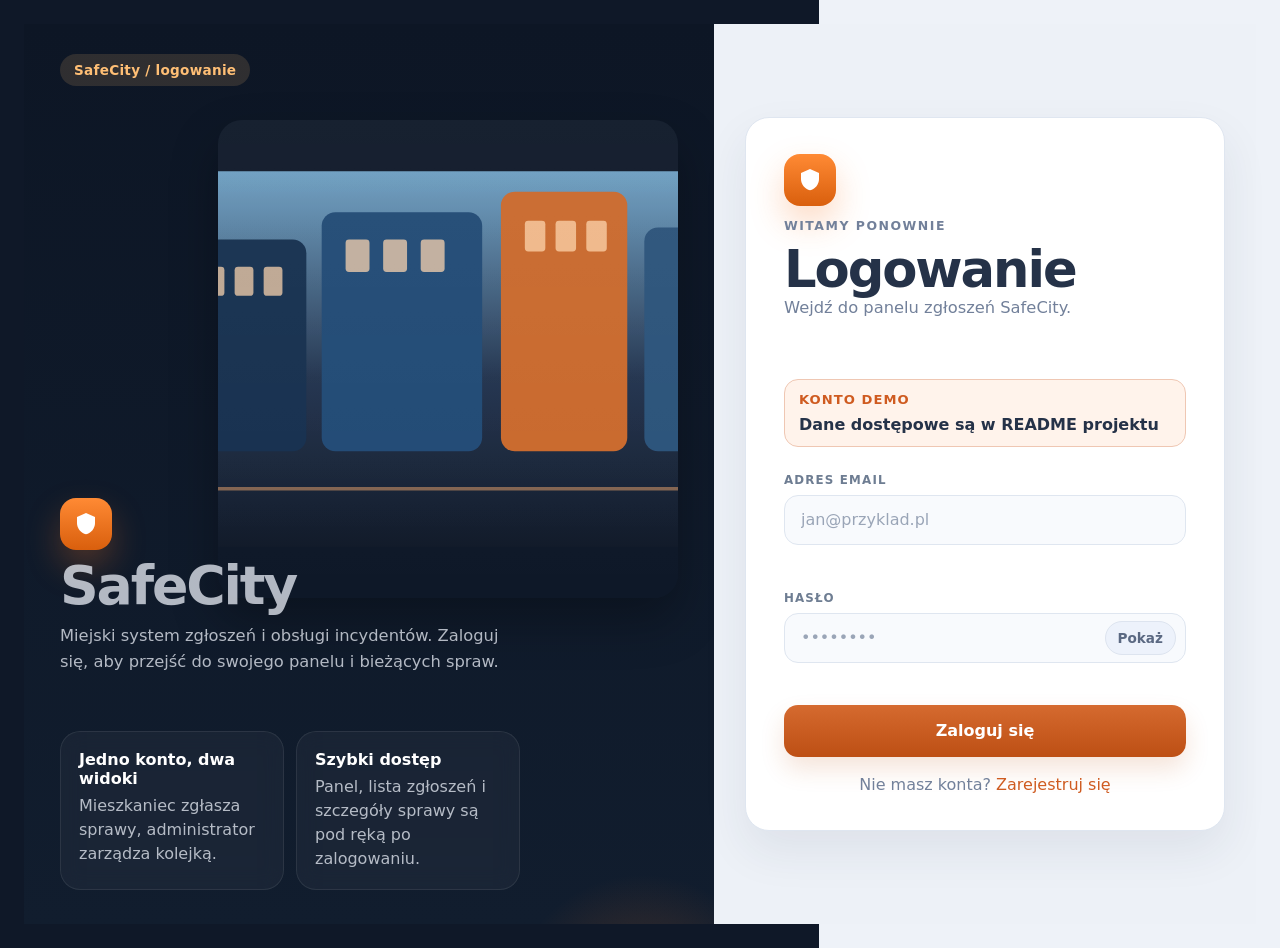
<file: public/views/login.html>
<!DOCTYPE html>
<html lang="pl">
<head>
  <meta charset="UTF-8">
  <meta name="viewport" content="width=device-width, initial-scale=1.0">
  <!-- BINGO B2: token CSRF dla formularza logowania, wysylany przez JS w naglowku. -->
  <meta name="csrf-token" content="<?= htmlspecialchars($_SESSION['csrf_token'] ?? '') ?>">
  <title>Logowanie — SafeCity</title>
  <link rel="stylesheet" href="/public/css/main.css">
</head>
<body class="auth-page">
  <div class="auth-shell">
    <section class="auth-showcase">
      <div class="auth-showcase__badge">SafeCity / logowanie</div>
      <div class="auth-logo auth-logo--hero">
        <div class="logo-mark">
          <svg viewBox="0 0 24 24" xmlns="http://www.w3.org/2000/svg">
            <path d="M12 1L3 5v6c0 5.25 3.75 10.15 9 11.35C17.25 21.15 21 16.25 21 11V5l-9-4z"/>
          </svg>
        </div>
        <h1>SafeCity</h1>
        <p>Miejski system zgłoszeń i obsługi incydentów. Zaloguj się, aby przejść do swojego panelu i bieżących spraw.</p>
      </div>
      <div class="auth-highlights">
        <div class="auth-highlight">
          <strong>Jedno konto, dwa widoki</strong>
          <span>Mieszkaniec zgłasza sprawy, administrator zarządza kolejką.</span>
        </div>
        <div class="auth-highlight">
          <strong>Szybki dostęp</strong>
          <span>Panel, lista zgłoszeń i szczegóły sprawy są pod ręką po zalogowaniu.</span>
        </div>
      </div>
    </section>

    <section class="auth-panel">
      <div class="auth-card">
        <div class="auth-card__top">
          <div class="auth-logo">
            <div class="logo-mark">
              <svg viewBox="0 0 24 24" xmlns="http://www.w3.org/2000/svg">
                <path d="M12 1L3 5v6c0 5.25 3.75 10.15 9 11.35C17.25 21.15 21 16.25 21 11V5l-9-4z"/>
              </svg>
            </div>
            <div>
              <p class="section-label">Witamy ponownie</p>
              <h1>Logowanie</h1>
              <p>Wejdź do panelu zgłoszeń SafeCity.</p>
            </div>
          </div>
          <div class="auth-note">
            <span>Konto demo</span>
            <!-- BINGO B5: widok nie renderuje hasla uzytkownika ani hasha. -->
            <strong>Dane dostępowe są w README projektu</strong>
          </div>
        </div>

        <div class="alert alert--success hidden" id="success-msg"></div>
        <div class="alert alert--error hidden" id="general-error"></div>

        <form id="login-form" novalidate>
          <!-- BINGO D2: pola logowania maja limity dlugosci tak jak walidacja serwerowa. -->
          <div class="form-group">
            <label for="email">Adres email</label>
            <input type="email" id="email" name="email" autocomplete="email" maxlength="255"
                   placeholder="jan@przyklad.pl" required>
            <span class="field-error" id="email-error"></span>
          </div>

          <div class="form-group">
            <label for="password">Hasło</label>
            <div class="input-with-action">
              <input type="password" id="password" name="password" maxlength="72"
                     autocomplete="current-password" placeholder="••••••••" required>
              <button type="button" class="input-action" data-toggle-password="password" aria-label="Pokaż hasło">Pokaż</button>
            </div>
            <span class="field-error" id="password-error"></span>
          </div>

          <button type="submit" class="btn btn--primary btn--full" id="submit-btn">
            Zaloguj się
          </button>
        </form>

        <p class="auth-footer">
          Nie masz konta? <a href="/register">Zarejestruj się</a>
        </p>
      </div>
    </section>
  </div>
  <script src="/public/js/auth.js"></script>
</body>
</html>
</file>
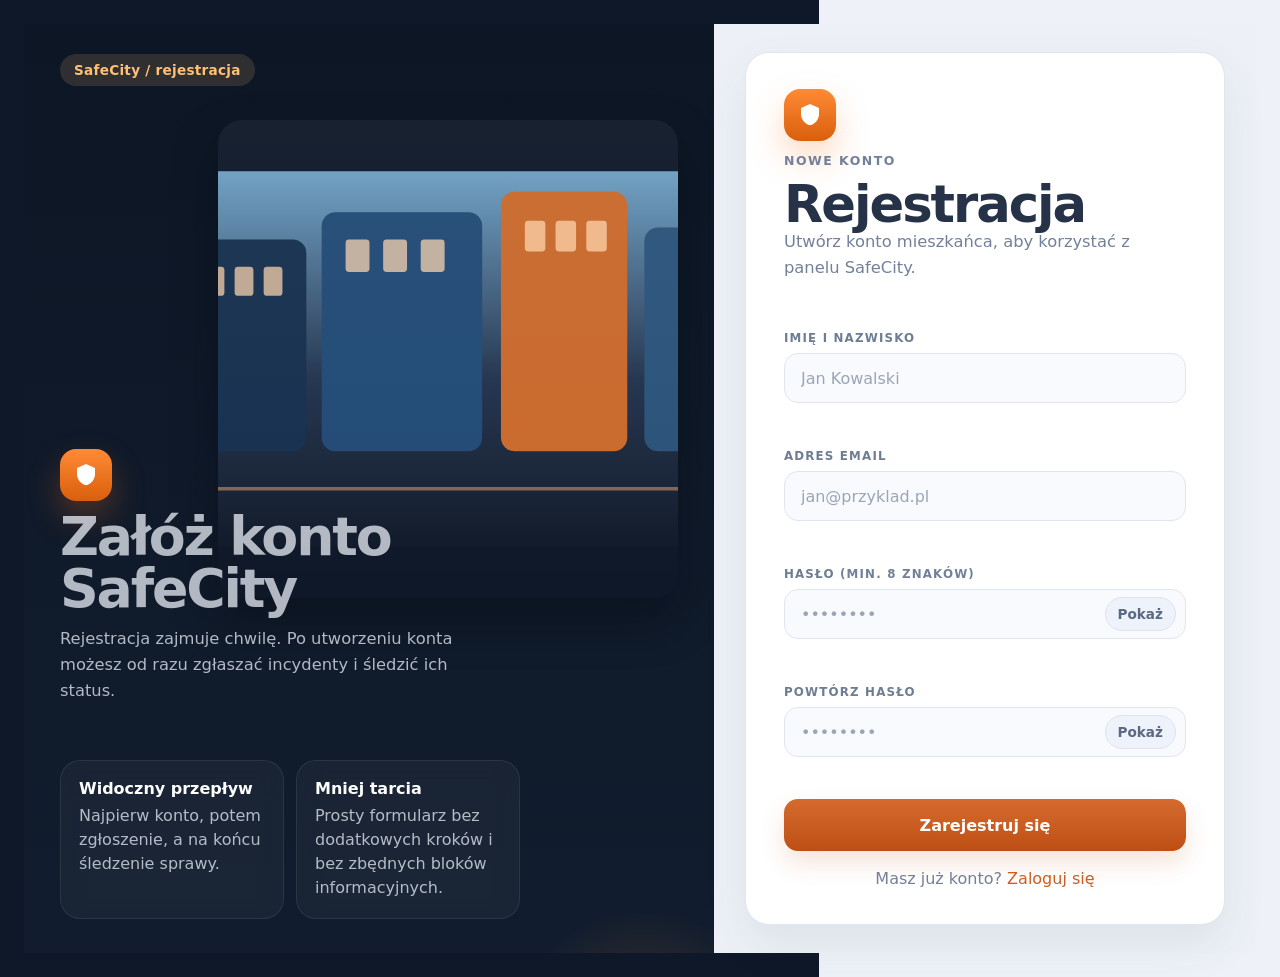
<file: public/views/register.html>
<!DOCTYPE html>
<html lang="pl">
<head>
  <meta charset="UTF-8">
  <meta name="viewport" content="width=device-width, initial-scale=1.0">
  <!-- BINGO C2: token CSRF dla formularza rejestracji, wysylany przez JS w naglowku. -->
  <meta name="csrf-token" content="<?= htmlspecialchars($_SESSION['csrf_token'] ?? '') ?>">
  <title>Rejestracja — SafeCity</title>
  <link rel="stylesheet" href="/public/css/main.css">
</head>
<body class="auth-page">
  <div class="auth-shell">
    <section class="auth-showcase">
      <div class="auth-showcase__badge">SafeCity / rejestracja</div>
      <div class="auth-logo auth-logo--hero">
        <div class="logo-mark">
          <svg viewBox="0 0 24 24" xmlns="http://www.w3.org/2000/svg">
            <path d="M12 1L3 5v6c0 5.25 3.75 10.15 9 11.35C17.25 21.15 21 16.25 21 11V5l-9-4z"/>
          </svg>
        </div>
        <h1>Załóż konto SafeCity</h1>
        <p>Rejestracja zajmuje chwilę. Po utworzeniu konta możesz od razu zgłaszać incydenty i śledzić ich status.</p>
      </div>
      <div class="auth-highlights">
        <div class="auth-highlight">
          <strong>Widoczny przepływ</strong>
          <span>Najpierw konto, potem zgłoszenie, a na końcu śledzenie sprawy.</span>
        </div>
        <div class="auth-highlight">
          <strong>Mniej tarcia</strong>
          <span>Prosty formularz bez dodatkowych kroków i bez zbędnych bloków informacyjnych.</span>
        </div>
      </div>
    </section>

    <section class="auth-panel">
      <div class="auth-card">
        <div class="auth-card__top">
          <div class="auth-logo">
            <div class="logo-mark">
              <svg viewBox="0 0 24 24" xmlns="http://www.w3.org/2000/svg">
                <path d="M12 1L3 5v6c0 5.25 3.75 10.15 9 11.35C17.25 21.15 21 16.25 21 11V5l-9-4z"/>
              </svg>
            </div>
            <div>
              <p class="section-label">Nowe konto</p>
              <h1>Rejestracja</h1>
              <p>Utwórz konto mieszkańca, aby korzystać z panelu SafeCity.</p>
            </div>
          </div>
        </div>

        <div class="alert alert--error hidden" id="general-error"></div>

        <form id="register-form" novalidate>
          <!-- BINGO D2/B4: limity dlugosci i minimalna dlugosc hasla sa sprawdzane tez na serwerze. -->
          <div class="form-group">
            <label for="full_name">Imię i nazwisko</label>
            <input type="text" id="full_name" name="full_name" maxlength="100"
                   autocomplete="name" placeholder="Jan Kowalski" required>
            <span class="field-error" id="full_name-error"></span>
          </div>

          <div class="form-group">
            <label for="email">Adres email</label>
            <input type="email" id="email" name="email" maxlength="255"
                   autocomplete="email" placeholder="jan@przyklad.pl" required>
            <span class="field-error" id="email-error"></span>
          </div>

          <div class="form-group">
            <label for="password">Hasło <span class="label-hint">(min. 8 znaków)</span></label>
            <div class="input-with-action">
              <input type="password" id="password" name="password" maxlength="72"
                     autocomplete="new-password" placeholder="••••••••" required>
              <button type="button" class="input-action" data-toggle-password="password" aria-label="Pokaż hasło">Pokaż</button>
            </div>
            <span class="field-error" id="password-error"></span>
          </div>

          <div class="form-group">
            <label for="password_confirm">Powtórz hasło</label>
            <div class="input-with-action">
              <input type="password" id="password_confirm" name="password_confirm" maxlength="72"
                     autocomplete="new-password" placeholder="••••••••" required>
              <button type="button" class="input-action" data-toggle-password="password_confirm" aria-label="Pokaż hasło">Pokaż</button>
            </div>
            <span class="field-error" id="password_confirm-error"></span>
          </div>

          <button type="submit" class="btn btn--primary btn--full" id="submit-btn">
            Zarejestruj się
          </button>
        </form>

        <p class="auth-footer">
          Masz już konto? <a href="/login">Zaloguj się</a>
        </p>
      </div>
    </section>
  </div>
  <script src="/public/js/auth.js"></script>
</body>
</html>
</file>
<file: public/css/main.css>
/* SafeCity public shell styles */

:root {
  --bg: #f4f7fb;
  --bg-accent: #e9eef8;
  --surface: #ffffff;
  --surface-soft: rgba(255, 255, 255, 0.72);
  --border: #d8e0ee;
  --text: #172033;
  --muted: #5d6b82;
  --primary: #1746a2;
  --primary-dark: #12347a;
  --primary-soft: rgba(23, 70, 162, 0.12);
  --success: #177245;
  --success-soft: rgba(23, 114, 69, 0.12);
  --error: #b42318;
  --error-soft: rgba(180, 35, 24, 0.1);
  --shadow: 0 24px 60px rgba(19, 34, 68, 0.12);
  --radius-xl: 28px;
  --radius-lg: 20px;
  --radius-md: 14px;
  --radius-sm: 10px;
}

*,
*::before,
*::after {
  box-sizing: border-box;
}

html,
body {
  margin: 0;
  min-height: 100%;
}

body {
  font-family: Inter, ui-sans-serif, system-ui, -apple-system, BlinkMacSystemFont, "Segoe UI", sans-serif;
  color: var(--text);
  background:
    radial-gradient(circle at top left, rgba(23, 70, 162, 0.14), transparent 34%),
    radial-gradient(circle at bottom right, rgba(23, 114, 69, 0.08), transparent 28%),
    linear-gradient(180deg, var(--bg), #edf2f9 100%);
}

a {
  color: var(--primary);
  text-decoration: none;
}

a:hover {
  color: var(--primary-dark);
  text-decoration: underline;
}

.hidden {
  display: none !important;
}

.auth-page {
  padding: 24px;
}

.auth-shell {
  min-height: calc(100vh - 48px);
  display: grid;
  grid-template-columns: minmax(0, 1.05fr) minmax(360px, 0.95fr);
  gap: 24px;
  align-items: stretch;
}

.auth-showcase,
.auth-panel {
  border: 1px solid rgba(216, 224, 238, 0.9);
  border-radius: var(--radius-xl);
  box-shadow: var(--shadow);
}

.auth-showcase {
  padding: clamp(28px, 4vw, 48px);
  background:
    linear-gradient(180deg, rgba(255, 255, 255, 0.84), rgba(248, 250, 254, 0.9)),
    linear-gradient(135deg, rgba(23, 70, 162, 0.08), rgba(23, 114, 69, 0.04));
  display: flex;
  flex-direction: column;
  justify-content: space-between;
  gap: 32px;
}

.auth-showcase__badge {
  display: inline-flex;
  width: fit-content;
  padding: 8px 14px;
  border-radius: 999px;
  background: var(--primary-soft);
  color: var(--primary-dark);
  font-size: 0.85rem;
  font-weight: 700;
  letter-spacing: 0.02em;
}

.auth-panel {
  display: flex;
  align-items: center;
  justify-content: center;
  padding: 24px;
  background: rgba(255, 255, 255, 0.72);
  backdrop-filter: blur(16px);
}

.auth-card {
  width: 100%;
  max-width: 460px;
  padding: clamp(24px, 3vw, 36px);
  border-radius: calc(var(--radius-xl) - 6px);
  background: var(--surface);
  border: 1px solid var(--border);
}

.auth-logo {
  display: grid;
  gap: 10px;
  justify-items: start;
  margin-bottom: 24px;
}

.auth-logo--hero {
  margin-top: auto;
  max-width: 640px;
}

.auth-logo h1 {
  margin: 0;
  font-size: clamp(2rem, 4vw, 3.6rem);
  line-height: 0.98;
  letter-spacing: -0.04em;
}

.auth-logo p {
  margin: 0;
  max-width: 58ch;
  color: var(--muted);
  font-size: 1.02rem;
  line-height: 1.6;
}

.logo-mark {
  width: 52px;
  height: 52px;
  display: grid;
  place-items: center;
  border-radius: 16px;
  background: linear-gradient(180deg, var(--primary), var(--primary-dark));
  color: #fff;
  box-shadow: 0 14px 30px rgba(23, 70, 162, 0.28);
}

.logo-mark svg {
  width: 24px;
  height: 24px;
  fill: currentColor;
}

.auth-metrics,
.auth-highlights,
.auth-steps {
  display: grid;
  gap: 14px;
}

.auth-metrics {
  grid-template-columns: repeat(3, minmax(0, 1fr));
}

.auth-metric,
.auth-highlight,
.auth-step {
  border-radius: var(--radius-lg);
  border: 1px solid rgba(216, 224, 238, 0.9);
  background: var(--surface-soft);
  backdrop-filter: blur(10px);
}

.auth-metric {
  padding: 18px;
}

.auth-metric strong,
.auth-highlight strong {
  display: block;
  margin-bottom: 6px;
  font-size: 1rem;
}

.auth-metric span,
.auth-highlight span,
.auth-step p {
  color: var(--muted);
  line-height: 1.5;
}

.auth-highlights {
  grid-template-columns: repeat(2, minmax(0, 1fr));
}

.auth-highlight {
  padding: 18px;
}

.auth-steps {
  grid-template-columns: repeat(3, minmax(0, 1fr));
}

.auth-step {
  padding: 18px;
}

.auth-step span {
  display: inline-grid;
  place-items: center;
  width: 34px;
  height: 34px;
  border-radius: 999px;
  margin-bottom: 12px;
  background: var(--primary-soft);
  color: var(--primary-dark);
  font-weight: 800;
}

.auth-step p {
  margin: 0;
}

.alert {
  margin: 0 0 18px;
  padding: 12px 14px;
  border-radius: var(--radius-md);
  border: 1px solid transparent;
  font-size: 0.95rem;
  line-height: 1.5;
}

.alert--success {
  background: var(--success-soft);
  border-color: rgba(23, 114, 69, 0.2);
  color: var(--success);
}

.alert--error {
  background: var(--error-soft);
  border-color: rgba(180, 35, 24, 0.2);
  color: var(--error);
}

.form-group {
  margin-bottom: 18px;
}

.form-group label {
  display: inline-block;
  margin-bottom: 8px;
  font-weight: 700;
  font-size: 0.95rem;
}

.label-hint {
  color: var(--muted);
  font-weight: 600;
}

.form-group input {
  width: 100%;
  min-height: 52px;
  padding: 14px 16px;
  border-radius: var(--radius-md);
  border: 1px solid var(--border);
  background: #fbfcfe;
  color: var(--text);
  font: inherit;
  outline: none;
  transition: border-color 160ms ease, box-shadow 160ms ease, background-color 160ms ease;
}

.form-group input::placeholder {
  color: #8793a8;
}

.form-group input:focus {
  border-color: rgba(23, 70, 162, 0.5);
  box-shadow: 0 0 0 4px rgba(23, 70, 162, 0.12);
  background: #fff;
}

.form-group input.is-invalid {
  border-color: rgba(180, 35, 24, 0.6);
  box-shadow: 0 0 0 4px rgba(180, 35, 24, 0.08);
}

.input-with-action {
  position: relative;
}

.input-with-action input {
  padding-right: 92px;
}

.input-action {
  position: absolute;
  top: 50%;
  right: 10px;
  transform: translateY(-50%);
  border: 0;
  border-radius: 999px;
  padding: 8px 12px;
  background: var(--primary-soft);
  color: var(--primary-dark);
  font: inherit;
  font-size: 0.85rem;
  font-weight: 700;
  cursor: pointer;
}

.input-action:hover {
  background: rgba(23, 70, 162, 0.18);
}

.field-error {
  display: block;
  min-height: 18px;
  margin-top: 6px;
  color: var(--error);
  font-size: 0.85rem;
}

.btn {
  display: inline-flex;
  align-items: center;
  justify-content: center;
  gap: 8px;
  min-height: 52px;
  padding: 0 20px;
  border: 0;
  border-radius: 14px;
  font: inherit;
  font-weight: 800;
  cursor: pointer;
  transition: transform 160ms ease, box-shadow 160ms ease, background-color 160ms ease;
}

.btn:disabled {
  opacity: 0.7;
  cursor: wait;
}

.btn--primary {
  background: linear-gradient(180deg, var(--primary), var(--primary-dark));
  color: #fff;
  box-shadow: 0 14px 28px rgba(23, 70, 162, 0.22);
}

.btn--primary:hover:not(:disabled) {
  transform: translateY(-1px);
}

.btn--full {
  width: 100%;
}

.auth-note {
  margin-top: 18px;
  padding: 14px 16px;
  border-radius: var(--radius-md);
  background: #f5f8fd;
  border: 1px solid var(--border);
  color: var(--muted);
  display: flex;
  flex-wrap: wrap;
  gap: 8px 10px;
  align-items: center;
  justify-content: space-between;
}

.auth-note span {
  font-size: 0.82rem;
  font-weight: 800;
  text-transform: uppercase;
  letter-spacing: 0.08em;
  color: var(--primary-dark);
}

.auth-footer {
  margin: 18px 0 0;
  color: var(--muted);
  text-align: center;
}

body.app-page {
  color: var(--text);
  background:
    radial-gradient(circle at top left, rgba(23, 70, 162, 0.12), transparent 28%),
    radial-gradient(circle at bottom right, rgba(23, 114, 69, 0.08), transparent 24%),
    linear-gradient(180deg, #f7f9fc 0%, #edf3fa 100%);
}

body.app-page .app-shell {
  min-height: 100vh;
  display: flex;
  flex-direction: column;
}

body.app-page .app-header {
  position: sticky;
  top: 0;
  z-index: 10;
  display: grid;
  grid-template-columns: auto 1fr auto;
  gap: 20px;
  align-items: center;
  padding: 18px clamp(18px, 3vw, 32px);
  border-bottom: 1px solid rgba(216, 224, 238, 0.9);
  background: rgba(247, 250, 255, 0.86);
  backdrop-filter: blur(18px);
}

body.app-page .app-brand {
  display: flex;
  align-items: center;
  gap: 14px;
  min-width: 0;
}

body.app-page .app-brand__mark {
  width: 46px;
  height: 46px;
  border-radius: 16px;
  display: grid;
  place-items: center;
  background: linear-gradient(180deg, var(--primary), var(--primary-dark));
  color: #fff;
  font-weight: 900;
  box-shadow: 0 14px 30px rgba(23, 70, 162, 0.24);
}

body.app-page .app-brand strong,
body.app-page .app-user strong {
  display: block;
  font-size: 0.98rem;
}

body.app-page .app-brand span,
body.app-page .app-user span {
  display: block;
  color: var(--muted);
  font-size: 0.86rem;
}

body.app-page .app-nav {
  display: flex;
  justify-content: center;
  gap: 10px;
  flex-wrap: wrap;
}

body.app-page .app-nav a,
body.app-page .app-link {
  color: var(--text);
  text-decoration: none;
}

body.app-page .app-nav a {
  padding: 10px 14px;
  border-radius: 999px;
  color: var(--muted);
  font-weight: 700;
  transition: background-color 160ms ease, color 160ms ease;
}

body.app-page .app-nav a:hover,
body.app-page .app-nav a[aria-current="page"] {
  background: var(--primary-soft);
  color: var(--primary-dark);
}

body.app-page .app-user {
  display: flex;
  align-items: center;
  justify-content: flex-end;
  gap: 14px;
}

body.app-page .logout-form {
  margin: 0;
}

body.app-page .app-main {
  width: min(1240px, calc(100vw - 32px));
  margin: 0 auto;
  padding: 24px 0 40px;
  display: grid;
  gap: 20px;
}

body.app-page .page-hero,
body.app-page .app-panel {
  border: 1px solid rgba(216, 224, 238, 0.92);
  border-radius: var(--radius-xl);
  background: rgba(255, 255, 255, 0.88);
  box-shadow: var(--shadow);
}

body.app-page .page-hero {
  padding: clamp(22px, 4vw, 34px);
  display: flex;
  align-items: end;
  justify-content: space-between;
  gap: 20px;
}

body.app-page .page-hero h1 {
  margin: 4px 0 8px;
  font-size: clamp(1.8rem, 3vw, 2.6rem);
  line-height: 1;
  letter-spacing: -0.04em;
}

body.app-page .page-hero p,
body.app-page .section-head p,
body.app-page .empty-state p,
body.app-page .muted,
body.app-page .timeline__head span {
  color: var(--muted);
}

body.app-page .page-hero p {
  margin: 0;
  max-width: 62ch;
}

body.app-page .page-hero__actions {
  display: flex;
  gap: 12px;
  flex-wrap: wrap;
}

body.app-page .eyebrow {
  margin: 0;
  color: var(--primary-dark);
  font-size: 0.84rem;
  font-weight: 800;
  letter-spacing: 0.08em;
  text-transform: uppercase;
}

body.app-page .app-grid {
  display: grid;
  gap: 20px;
}

body.app-page .app-grid--stats {
  grid-template-columns: repeat(5, minmax(0, 1fr));
}

body.app-page .app-grid--two {
  grid-template-columns: repeat(2, minmax(0, 1fr));
}

body.app-page .app-panel {
  padding: clamp(20px, 3vw, 28px);
}

body.app-page .app-panel--form {
  max-width: 860px;
}

body.app-page .section-head {
  display: flex;
  justify-content: space-between;
  align-items: end;
  gap: 16px;
  margin-bottom: 18px;
}

body.app-page .section-head h2,
body.app-page .detail-copy h3 {
  margin: 0;
  font-size: 1.15rem;
}

body.app-page .stat-card {
  padding: 18px;
  border-radius: var(--radius-lg);
  background: linear-gradient(180deg, rgba(23, 70, 162, 0.06), rgba(23, 70, 162, 0.02));
  border: 1px solid rgba(23, 70, 162, 0.12);
}

body.app-page .stat-card span {
  display: block;
  color: var(--muted);
  font-size: 0.88rem;
}

body.app-page .stat-card strong {
  display: block;
  margin-top: 10px;
  font-size: clamp(1.6rem, 3vw, 2.4rem);
  letter-spacing: -0.04em;
}

body.app-page .stack-list {
  display: grid;
  gap: 12px;
}

body.app-page .stack-item {
  display: grid;
  gap: 8px;
  padding: 16px 18px;
  border-radius: var(--radius-lg);
  border: 1px solid var(--border);
  background: #fff;
  color: var(--text);
  text-decoration: none;
}

body.app-page .stack-item:hover {
  border-color: rgba(23, 70, 162, 0.22);
  box-shadow: 0 12px 24px rgba(19, 34, 68, 0.08);
}

body.app-page .stack-item__title,
body.app-page .timeline__head {
  display: flex;
  justify-content: space-between;
  gap: 12px;
  align-items: center;
}

body.app-page .stack-item__meta {
  display: flex;
  gap: 10px;
  flex-wrap: wrap;
  font-size: 0.92rem;
  color: var(--muted);
}

body.app-page .app-toolbar,
body.app-page .app-form {
  display: grid;
  gap: 16px;
}

body.app-page .app-toolbar {
  grid-template-columns: repeat(4, minmax(0, 1fr));
  align-items: end;
}

body.app-page .field {
  display: grid;
  gap: 8px;
}

body.app-page .field span {
  font-weight: 700;
}

body.app-page .field input,
body.app-page .field select,
body.app-page .field textarea {
  width: 100%;
  min-height: 52px;
  padding: 14px 16px;
  border-radius: var(--radius-md);
  border: 1px solid var(--border);
  background: #fbfcfe;
  color: var(--text);
  font: inherit;
  outline: none;
  transition: border-color 160ms ease, box-shadow 160ms ease, background-color 160ms ease;
}

body.app-page .field textarea {
  min-height: 140px;
  resize: vertical;
}

body.app-page .field input:focus,
body.app-page .field select:focus,
body.app-page .field textarea:focus {
  border-color: rgba(23, 70, 162, 0.5);
  box-shadow: 0 0 0 4px rgba(23, 70, 162, 0.12);
  background: #fff;
}

body.app-page .field input.is-invalid,
body.app-page .field select.is-invalid,
body.app-page .field textarea.is-invalid {
  border-color: rgba(180, 35, 24, 0.6);
  box-shadow: 0 0 0 4px rgba(180, 35, 24, 0.08);
}

body.app-page .field--grow {
  grid-column: span 2;
}

body.app-page .field--actions {
  display: flex;
  gap: 10px;
  flex-wrap: wrap;
}

body.app-page .form-actions {
  display: flex;
  gap: 12px;
  flex-wrap: wrap;
  align-items: center;
}

body.app-page .btn {
  border: 0;
  min-height: 46px;
  padding: 0 16px;
  border-radius: 14px;
  font: inherit;
  font-weight: 800;
  text-decoration: none;
}

body.app-page .btn--primary {
  background: linear-gradient(180deg, var(--primary), var(--primary-dark));
  color: #fff;
  box-shadow: 0 14px 28px rgba(23, 70, 162, 0.22);
}

body.app-page .btn--secondary {
  background: var(--surface);
  color: var(--text);
  border: 1px solid var(--border);
}

body.app-page .btn:disabled {
  opacity: 0.7;
  cursor: wait;
}

body.app-page .table-wrap {
  overflow-x: auto;
}

body.app-page .app-table {
  width: 100%;
  min-width: 760px;
  border-collapse: collapse;
}

body.app-page .app-table th,
body.app-page .app-table td {
  padding: 14px 12px;
  border-bottom: 1px solid var(--border);
  text-align: left;
  vertical-align: top;
}

body.app-page .app-table th {
  color: var(--muted);
  font-size: 0.88rem;
  font-weight: 700;
}

body.app-page .table-link {
  color: var(--text);
  font-weight: 800;
  text-decoration: none;
}

body.app-page .badge {
  display: inline-flex;
  align-items: center;
  gap: 6px;
  border-radius: 999px;
  padding: 0.3rem 0.75rem;
  font-size: 0.84rem;
  font-weight: 800;
  border: 1px solid transparent;
  background: var(--surface-alt);
  color: var(--text);
}

body.app-page .badge--new {
  background: #dbeafe;
  color: #1d4ed8;
}

body.app-page .badge--in_progress {
  background: #fef3c7;
  color: #92400e;
}

body.app-page .badge--resolved {
  background: #dcfce7;
  color: #166534;
}

body.app-page .badge--rejected {
  background: #fee2e2;
  color: #991b1b;
}

body.app-page .detail-list {
  display: grid;
  grid-template-columns: repeat(2, minmax(0, 1fr));
  gap: 14px;
  margin: 0;
}

body.app-page .detail-row {
  padding: 14px 16px;
  border-radius: var(--radius-lg);
  border: 1px solid var(--border);
  background: #fff;
}

body.app-page .detail-row dt {
  margin: 0 0 4px;
  color: var(--muted);
  font-size: 0.84rem;
  font-weight: 700;
}

body.app-page .detail-row dd {
  margin: 0;
  font-weight: 700;
}

body.app-page .detail-copy {
  margin-top: 18px;
}

body.app-page .detail-copy p {
  margin-bottom: 0;
  white-space: pre-wrap;
}

body.app-page .timeline {
  list-style: none;
  padding: 0;
  margin: 0;
  display: grid;
  gap: 12px;
}

body.app-page .timeline li {
  padding: 14px 16px;
  border-radius: var(--radius-lg);
  border: 1px solid var(--border);
  background: #fff;
}

body.app-page .timeline__head {
  margin-bottom: 8px;
}

body.app-page .timeline__note {
  margin-top: 10px;
  padding: 12px 14px;
  border-radius: 12px;
  background: #f7f9fc;
  border: 1px solid rgba(216, 224, 238, 0.9);
  white-space: pre-wrap;
}

body.app-page .metric-list {
  display: grid;
  gap: 10px;
}

body.app-page .metric-row {
  display: flex;
  align-items: center;
  justify-content: space-between;
  gap: 12px;
  padding: 14px 16px;
  border-radius: var(--radius-lg);
  border: 1px solid var(--border);
  background: #fff;
}

body.app-page .muted {
  color: var(--muted);
}

body.app-page .loading-state,
body.app-page .empty-state {
  padding: 34px 18px;
  text-align: center;
  color: var(--muted);
}

body.app-page .empty-state h2,
body.app-page .empty-state h3 {
  margin: 0 0 10px;
  color: var(--text);
}

body.app-page .loading-spinner {
  width: 30px;
  height: 30px;
  margin: 0 auto 12px;
  border-radius: 999px;
  border: 3px solid rgba(23, 70, 162, 0.18);
  border-top-color: var(--primary);
  animation: app-spin 0.8s linear infinite;
}

body.app-page .form-message {
  min-height: 20px;
  font-size: 0.94rem;
}

body.app-page .form-message--success {
  color: var(--success);
}

body.app-page .form-message--error {
  color: var(--error);
}

body.app-page .field-error {
  min-height: 18px;
  color: var(--error);
  font-size: 0.84rem;
}

@keyframes app-spin {
  to {
    transform: rotate(360deg);
  }
}

@media (max-width: 1080px) {
  .auth-shell {
    grid-template-columns: 1fr;
  }

  .auth-showcase {
    min-height: auto;
  }

  .auth-metrics,
  .auth-highlights,
  .auth-steps {
    grid-template-columns: 1fr;
  }
}

@media (max-width: 1120px) {
  body.app-page .app-header {
    grid-template-columns: 1fr;
    justify-items: stretch;
  }

  body.app-page .app-nav {
    justify-content: flex-start;
  }

  body.app-page .app-user {
    justify-content: space-between;
  }

  body.app-page .app-grid--stats,
  body.app-page .app-grid--two,
  body.app-page .app-toolbar,
  body.app-page .detail-list {
    grid-template-columns: 1fr 1fr;
  }

  body.app-page .field--grow {
    grid-column: span 2;
  }
}

@media (max-width: 740px) {
  body.app-page .app-main {
    width: min(100vw - 20px, 1240px);
    padding-top: 16px;
  }

  body.app-page .page-hero,
  body.app-page .app-panel {
    border-radius: 22px;
  }

  body.app-page .page-hero {
    flex-direction: column;
    align-items: stretch;
  }

  body.app-page .page-hero__actions,
  body.app-page .form-actions,
  body.app-page .field--actions {
    flex-direction: column;
    align-items: stretch;
  }

  body.app-page .app-grid--stats,
  body.app-page .app-grid--two,
  body.app-page .app-toolbar,
  body.app-page .detail-list {
    grid-template-columns: 1fr;
  }

  body.app-page .field--grow {
    grid-column: auto;
  }

  body.app-page .stack-item__title,
  body.app-page .timeline__head,
  body.app-page .metric-row,
  body.app-page .section-head {
    align-items: flex-start;
    flex-direction: column;
  }

  body.app-page .app-user {
    flex-direction: column;
    align-items: flex-start;
  }

  body.app-page .app-table {
    min-width: 640px;
  }
}

@media (max-width: 640px) {
  .auth-page {
    padding: 14px;
  }

  .auth-shell {
    min-height: auto;
    gap: 14px;
  }

  .auth-showcase,
  .auth-panel {
    border-radius: 22px;
  }

  .auth-panel {
    padding: 14px;
  }

  .auth-card {
    padding: 20px;
  }

  .auth-logo h1 {
    font-size: 1.9rem;
  }

  .auth-note {
    flex-direction: column;
    align-items: flex-start;
  }
}

body.auth-page {
  background:
    radial-gradient(circle at top left, rgba(247, 120, 35, 0.14), transparent 24%),
    radial-gradient(circle at bottom right, rgba(255, 186, 93, 0.1), transparent 28%),
    linear-gradient(180deg, #071320 0%, #0b1725 100%);
  color: #f3f7ff;
}

body.auth-page .auth-shell {
  min-height: 100vh;
}

body.auth-page .auth-showcase,
body.auth-page .auth-panel {
  border-color: rgba(255, 255, 255, 0.08);
  background: rgba(8, 17, 29, 0.78);
  box-shadow: 0 28px 60px rgba(0, 0, 0, 0.35);
}

body.auth-page .auth-showcase {
  position: relative;
  overflow: hidden;
}

body.auth-page .auth-showcase::after {
  content: "";
  position: absolute;
  inset: auto -10% -25% auto;
  width: 280px;
  height: 280px;
  border-radius: 50%;
  background: radial-gradient(circle, rgba(247, 120, 35, 0.24), transparent 68%);
  pointer-events: none;
}

body.auth-page .auth-showcase__badge {
  background: rgba(247, 120, 35, 0.16);
  color: #ffbe72;
}

body.auth-page .auth-logo h1,
body.auth-page .auth-logo p,
body.auth-page .auth-metric span,
body.auth-page .auth-highlight span,
body.auth-page .auth-step p,
body.auth-page .auth-footer,
body.auth-page .label-hint {
  color: rgba(243, 247, 255, 0.72);
}

body.auth-page .logo-mark {
  background: linear-gradient(180deg, #ff8a34, #d95f0d);
  box-shadow: 0 16px 34px rgba(247, 120, 35, 0.28);
}

body.auth-page .section-label {
  margin: 0 0 8px;
  color: #ffbe72;
  font-size: 0.78rem;
  font-weight: 800;
  text-transform: uppercase;
  letter-spacing: 0.12em;
}

body.auth-page .auth-metric,
body.auth-page .auth-highlight,
body.auth-page .auth-step,
body.auth-page .auth-card {
  background: rgba(255, 255, 255, 0.04);
  border-color: rgba(255, 255, 255, 0.08);
}

body.auth-page .auth-panel {
  backdrop-filter: blur(18px);
}

body.auth-page .auth-card {
  color: #f3f7ff;
}

body.auth-page .auth-note {
  background: rgba(247, 120, 35, 0.1);
  border-color: rgba(247, 120, 35, 0.24);
  color: #ffe5cd;
}

body.auth-page .auth-note span {
  color: #ffbe72;
}

body.auth-page .form-group input,
body.auth-page .input-with-action input {
  background: rgba(255, 255, 255, 0.06);
  border-color: rgba(255, 255, 255, 0.1);
  color: #f3f7ff;
}

body.auth-page .form-group input::placeholder {
  color: rgba(243, 247, 255, 0.46);
}

body.auth-page .form-group input:focus {
  border-color: rgba(247, 120, 35, 0.72);
  box-shadow: 0 0 0 4px rgba(247, 120, 35, 0.14);
}

body.auth-page .input-action,
body.auth-page .btn--ghost,
body.auth-page .btn--secondary {
  background: rgba(255, 255, 255, 0.06);
  color: #f3f7ff;
  border: 1px solid rgba(255, 255, 255, 0.1);
}

body.auth-page .btn--primary {
  background: linear-gradient(180deg, #ff8a34, #d95f0d);
  box-shadow: 0 16px 34px rgba(247, 120, 35, 0.3);
}

body.auth-page a {
  color: #ffbe72;
}

body.app-page {
  background:
    radial-gradient(circle at top left, rgba(255, 139, 61, 0.1), transparent 22%),
    radial-gradient(circle at bottom right, rgba(17, 31, 54, 0.32), transparent 32%),
    linear-gradient(180deg, #09111d 0%, #111b2a 100%);
  color: #eaf1ff;
}

body.app-page .app-shell {
  min-height: 100vh;
}

body.app-page .app-header {
  background: rgba(8, 16, 28, 0.92);
  border-bottom-color: rgba(255, 255, 255, 0.08);
  color: #f3f7ff;
}

body.app-page .app-brand__mark {
  background: linear-gradient(180deg, #ff8a34, #d95f0d);
  box-shadow: 0 16px 34px rgba(247, 120, 35, 0.28);
}

body.app-page .app-brand span,
body.app-page .app-user span,
body.app-page .section-head p,
body.app-page .panel-link,
body.app-page .detail-copy,
body.app-page .empty-state,
body.app-page .timeline__head span,
body.app-page .feed-card__body p,
body.app-page .feed-card__meta,
body.app-page .mini-feed__item span,
body.app-page .case-note p,
body.app-page .detail-lede,
body.app-page .detail-metric span,
body.app-page .hero-copy p {
  color: rgba(234, 241, 255, 0.72);
}

body.app-page .app-main {
  width: min(1280px, calc(100vw - 24px));
  padding: 20px 0 88px;
}

body.app-page .hero-card,
body.app-page .panel,
body.app-page .kpi-card,
body.app-page .feed-card,
body.app-page .user-card,
body.app-page .similar-card {
  border: 1px solid rgba(255, 255, 255, 0.08);
  background: rgba(10, 18, 30, 0.82);
  box-shadow: 0 20px 46px rgba(0, 0, 0, 0.3);
}

body.app-page .hero-card {
  padding: 24px;
  display: grid;
  grid-template-columns: minmax(0, 1.4fr) minmax(220px, 0.6fr);
  gap: 20px;
  align-items: stretch;
}

body.app-page .hero-copy h1 {
  margin: 8px 0 10px;
  color: #f3f7ff;
  font-size: clamp(2rem, 4vw, 3.3rem);
  line-height: 0.98;
  letter-spacing: -0.05em;
}

body.app-page .hero-actions {
  display: flex;
  gap: 12px;
  flex-wrap: wrap;
  margin-top: 18px;
}

body.app-page .hero-accent {
  display: grid;
  align-content: stretch;
}

body.app-page .hero-stat {
  display: grid;
  align-content: space-between;
  padding: 18px;
  border-radius: 22px;
  background: linear-gradient(180deg, rgba(255, 139, 61, 0.18), rgba(255, 255, 255, 0.05));
  border: 1px solid rgba(255, 139, 61, 0.18);
}

body.app-page .hero-stat span,
body.app-page .hero-stat small {
  color: rgba(234, 241, 255, 0.68);
}

body.app-page .hero-stat strong {
  color: #fff;
  font-size: clamp(2.4rem, 5vw, 4rem);
  letter-spacing: -0.06em;
}

body.app-page .kpi-row {
  display: grid;
  grid-template-columns: repeat(5, minmax(0, 1fr));
  gap: 14px;
}

body.app-page .kpi-card {
  padding: 18px;
  border-radius: 22px;
  position: relative;
  overflow: hidden;
}

body.app-page .kpi-card::before {
  content: "";
  position: absolute;
  inset: 0 auto auto 0;
  width: 4px;
  height: 100%;
  background: var(--accent, #ff8a34);
}

body.app-page .kpi-card span {
  display: block;
  color: rgba(234, 241, 255, 0.64);
  font-size: 0.84rem;
  text-transform: uppercase;
  letter-spacing: 0.08em;
}

body.app-page .kpi-card strong {
  display: block;
  margin-top: 10px;
  color: #fff;
  font-size: clamp(1.7rem, 3vw, 2.4rem);
}

body.app-page .kpi--navy { --accent: #7ca3ff; }
body.app-page .kpi--amber { --accent: #ff8a34; }
body.app-page .kpi--success { --accent: #43c07c; }
body.app-page .kpi--danger { --accent: #ef6a72; }
body.app-page .kpi--accent { --accent: #ffb15e; }

body.app-page .dashboard-grid,
body.app-page .detail-grid,
body.app-page .dashboard-grid--admin {
  display: grid;
  grid-template-columns: minmax(0, 1.6fr) minmax(320px, 0.8fr);
  gap: 16px;
  margin-top: 16px;
}

body.app-page .dashboard-rail,
body.app-page .admin-rail {
  display: grid;
  grid-template-columns: repeat(3, minmax(0, 1fr));
  gap: 14px;
  margin-top: 16px;
}

body.app-page .dashboard-rail__item,
body.app-page .admin-rail__item {
  padding: 16px 18px;
  border-radius: 22px;
  background: rgba(255, 255, 255, 0.04);
  border: 1px solid rgba(255, 255, 255, 0.08);
}

body.app-page .dashboard-rail__item span,
body.app-page .admin-rail__item span {
  display: block;
  color: #ffbe72;
  font-size: 0.76rem;
  text-transform: uppercase;
  letter-spacing: 0.12em;
}

body.app-page .dashboard-rail__item strong,
body.app-page .admin-rail__item strong {
  display: block;
  margin: 8px 0 4px;
  color: #f3f7ff;
}

body.app-page .dashboard-rail__item small,
body.app-page .admin-rail__item small {
  color: rgba(234, 241, 255, 0.68);
}

body.app-page .side-stack,
body.app-page .detail-side {
  display: grid;
  gap: 16px;
}

body.app-page .panel {
  padding: 20px;
  border-radius: 24px;
}

body.app-page .panel--navy {
  background: linear-gradient(180deg, rgba(13, 22, 37, 0.98), rgba(9, 15, 25, 0.96));
}

body.app-page .panel--feed,
body.app-page .panel--table,
body.app-page .panel--detail,
body.app-page .panel--case,
body.app-page .panel--filters,
body.app-page .panel--form {
  background: rgba(10, 18, 30, 0.82);
}

body.app-page .section-label {
  margin: 0;
  color: #ffbe72;
  font-size: 0.78rem;
  font-weight: 800;
  text-transform: uppercase;
  letter-spacing: 0.12em;
}

body.app-page .panel h2,
body.app-page .panel h3,
body.app-page .panel h1,
body.app-page .hero-copy h1,
body.app-page .hero-copy p,
body.app-page .hero-copy .section-label,
body.app-page .hero-copy .btn,
body.app-page .section-title h2 {
  color: #f3f7ff;
}

body.app-page .section-head {
  margin-bottom: 16px;
}

body.app-page .section-head--stack {
  flex-direction: column;
  align-items: flex-start;
}

body.app-page .panel-link {
  color: #ffbe72;
}

body.app-page .chip-row {
  display: flex;
  gap: 10px;
}

body.app-page .chip-row--wrap {
  flex-wrap: wrap;
}

body.app-page .chip {
  display: inline-flex;
  align-items: center;
  padding: 0.42rem 0.8rem;
  border-radius: 999px;
  border: 1px solid rgba(255, 255, 255, 0.08);
  background: rgba(255, 255, 255, 0.05);
  color: #f3f7ff;
  font-size: 0.8rem;
  font-weight: 800;
  white-space: nowrap;
}

body.app-page .chip--button {
  cursor: pointer;
}

body.app-page .chip--button.is-active,
body.app-page .chip--status {
  background: rgba(255, 139, 61, 0.16);
  border-color: rgba(255, 139, 61, 0.24);
  color: #ffbe72;
}

body.app-page .chip--priority,
body.app-page .chip--soft {
  background: rgba(255, 255, 255, 0.06);
}

body.app-page .filter-shell,
body.app-page .report-form,
body.app-page .case-form {
  display: grid;
  gap: 16px;
}

body.app-page .field span,
body.app-page .field select,
body.app-page .field input,
body.app-page .field textarea {
  color: #f3f7ff;
}

body.app-page .field input,
body.app-page .field select,
body.app-page .field textarea {
  background: rgba(255, 255, 255, 0.06);
  border-color: rgba(255, 255, 255, 0.08);
}

body.app-page .field input::placeholder,
body.app-page .field textarea::placeholder {
  color: rgba(243, 247, 255, 0.46);
}

body.app-page .field input:focus,
body.app-page .field select:focus,
body.app-page .field textarea:focus {
  border-color: rgba(255, 139, 61, 0.7);
  box-shadow: 0 0 0 4px rgba(255, 139, 61, 0.14);
}

body.app-page .filter-actions,
body.app-page .form-actions {
  display: flex;
  gap: 12px;
  flex-wrap: wrap;
}

body.app-page .btn {
  border: 1px solid transparent;
  min-height: 48px;
  padding: 0 16px;
  border-radius: 16px;
  font-weight: 800;
}

body.app-page .btn--primary,
body.app-page .btn--cta {
  background: linear-gradient(180deg, #ff8a34, #d95f0d);
  color: #fff;
  box-shadow: 0 16px 34px rgba(247, 120, 35, 0.26);
}

body.app-page .btn--ghost {
  background: rgba(255, 255, 255, 0.05);
  color: #f3f7ff;
  border-color: rgba(255, 255, 255, 0.08);
}

body.app-page .feed-list {
  display: grid;
  gap: 12px;
  margin-top: 16px;
}

body.app-page .feed-card__link {
  display: grid;
  grid-template-columns: 110px minmax(0, 1fr);
  gap: 16px;
  align-items: stretch;
  padding: 12px;
  border-radius: 22px;
  color: inherit;
  text-decoration: none;
}

body.app-page .feed-card__visual {
  border-radius: 18px;
  background:
    linear-gradient(160deg, rgba(255, 139, 61, 0.6), rgba(20, 30, 48, 0.3)),
    radial-gradient(circle at top left, rgba(255, 255, 255, 0.18), transparent 40%);
  min-height: 96px;
  position: relative;
  overflow: hidden;
}

body.app-page .feed-card__visual::after {
  content: "";
  position: absolute;
  inset: auto 12px 12px auto;
  width: 34px;
  height: 34px;
  border-radius: 12px;
  background: rgba(255, 255, 255, 0.18);
}

body.app-page .feed-card__body h3,
body.app-page .feed-card__body p,
body.app-page .mini-feed__item strong,
body.app-page .similar-card__body strong,
body.app-page .user-card strong {
  color: #f3f7ff;
}

body.app-page .feed-card__body p,
body.app-page .feed-card__meta,
body.app-page .mini-feed__item span,
body.app-page .user-card span,
body.app-page .case-summary span,
body.app-page .detail-copy p {
  color: rgba(234, 241, 255, 0.72);
}

body.app-page .feed-card__top,
body.app-page .feed-card__meta,
body.app-page .detail-metrics,
body.app-page .user-card__stats {
  display: flex;
  gap: 10px;
  flex-wrap: wrap;
}

body.app-page .feed-card__body h3 {
  margin: 10px 0 6px;
  font-size: 1.1rem;
}

body.app-page .feed-card__body p {
  margin: 0 0 10px;
  line-height: 1.45;
}

body.app-page .mini-feed {
  display: grid;
  gap: 10px;
}

body.app-page .mini-feed__item,
body.app-page .similar-card,
body.app-page .user-card {
  display: grid;
  gap: 12px;
  padding: 14px;
  border-radius: 20px;
  color: inherit;
  text-decoration: none;
}

body.app-page .mini-feed__item {
  grid-template-columns: minmax(0, 1fr) auto;
  align-items: center;
}

body.app-page .map-card {
  position: relative;
  min-height: 200px;
  border-radius: 22px;
  overflow: hidden;
  border: 1px solid rgba(255, 255, 255, 0.08);
  background: rgba(255, 255, 255, 0.04);
}

body.app-page .map-card--small {
  min-height: 180px;
}

body.app-page .map-card__surface {
  position: absolute;
  inset: 0;
  background:
    radial-gradient(circle at 25% 30%, rgba(255, 255, 255, 0.09) 0 2px, transparent 3px),
    linear-gradient(135deg, rgba(255, 139, 61, 0.16), rgba(12, 18, 29, 0.92));
}

body.app-page .map-card__overlay {
  position: absolute;
  inset: auto 16px 16px 16px;
  padding: 14px;
  border-radius: 18px;
  background: rgba(8, 16, 28, 0.7);
}

body.app-page .map-card__overlay span {
  display: block;
  color: #ffbe72;
  font-size: 0.78rem;
  text-transform: uppercase;
  letter-spacing: 0.12em;
}

body.app-page .map-card__overlay strong,
body.app-page .map-card__overlay small {
  display: block;
  color: #f3f7ff;
}

body.app-page .form-stepper {
  display: grid;
  grid-template-columns: repeat(3, minmax(0, 1fr));
  gap: 10px;
  margin-bottom: 18px;
}

body.app-page .step {
  display: flex;
  align-items: center;
  gap: 10px;
  padding: 12px 14px;
  border-radius: 18px;
  background: rgba(255, 255, 255, 0.04);
  border: 1px solid rgba(255, 255, 255, 0.08);
  color: rgba(234, 241, 255, 0.76);
}

body.app-page .step span {
  display: inline-grid;
  place-items: center;
  width: 28px;
  height: 28px;
  border-radius: 999px;
  background: rgba(255, 139, 61, 0.18);
  color: #ffbe72;
  font-weight: 900;
}

body.app-page .step.is-active {
  background: rgba(255, 139, 61, 0.12);
  border-color: rgba(255, 139, 61, 0.22);
}

body.app-page .section-title {
  margin-top: 4px;
}

body.app-page .section-title h2 {
  margin: 6px 0 0;
  font-size: 1.1rem;
}

body.app-page .evidence-drop {
  padding: 18px;
  border-radius: 20px;
  border: 1px dashed rgba(255, 255, 255, 0.16);
  background: rgba(255, 255, 255, 0.04);
}

body.app-page .evidence-drop strong,
body.app-page .evidence-drop p {
  display: block;
  margin: 0;
  color: rgba(234, 241, 255, 0.76);
}

body.app-page .toggle-row {
  display: flex;
  gap: 12px;
  align-items: center;
  padding: 14px 16px;
  border-radius: 18px;
  background: rgba(255, 255, 255, 0.04);
  border: 1px solid rgba(255, 255, 255, 0.08);
}

body.app-page .toggle-row input {
  position: absolute;
  opacity: 0;
  pointer-events: none;
}

body.app-page .toggle-ui {
  width: 52px;
  height: 30px;
  border-radius: 999px;
  background: rgba(255, 255, 255, 0.12);
  position: relative;
  flex: 0 0 auto;
}

body.app-page .toggle-ui::after {
  content: "";
  position: absolute;
  top: 3px;
  left: 3px;
  width: 24px;
  height: 24px;
  border-radius: 999px;
  background: #fff;
}

body.app-page .toggle-row strong,
body.app-page .toggle-row p {
  margin: 0;
  color: rgba(234, 241, 255, 0.78);
}

body.app-page .detail-shell {
  display: grid;
  gap: 16px;
}

body.app-page .detail-hero {
  display: grid;
  grid-template-columns: minmax(280px, 0.95fr) minmax(0, 1.05fr);
  gap: 18px;
}

body.app-page .detail-hero__image {
  min-height: 360px;
  border-radius: 24px;
  padding: 20px;
  display: flex;
  flex-direction: column;
  justify-content: end;
  background:
    linear-gradient(180deg, rgba(255, 139, 61, 0.18), rgba(8, 16, 28, 0.18)),
    radial-gradient(circle at 30% 20%, rgba(255, 255, 255, 0.18), transparent 36%),
    linear-gradient(135deg, #1a2a44 0%, #09111d 100%);
}

body.app-page .hero-image__label {
  display: inline-flex;
  width: fit-content;
  margin-bottom: 10px;
  padding: 0.32rem 0.7rem;
  border-radius: 999px;
  background: rgba(255, 139, 61, 0.18);
  color: #ffbe72;
  font-size: 0.78rem;
  font-weight: 800;
  text-transform: uppercase;
  letter-spacing: 0.12em;
}

body.app-page .hero-image__title {
  font-size: 1.4rem;
  font-weight: 900;
  color: #fff;
}

body.app-page .hero-image__sub {
  color: rgba(255, 255, 255, 0.76);
}

body.app-page .detail-hero__pills {
  display: flex;
  gap: 10px;
  flex-wrap: wrap;
  margin-top: 14px;
}

body.app-page .detail-hero__pills {
  display: flex;
  gap: 10px;
  flex-wrap: wrap;
  margin-top: 14px;
}

body.app-page .detail-hero__content {
  display: grid;
  align-content: start;
  gap: 14px;
}

body.app-page .detail-hero__content h1 {
  margin: 0;
  color: #f3f7ff;
  font-size: clamp(1.9rem, 3vw, 3rem);
}

body.app-page .detail-lede {
  margin: 0;
  font-size: 1.02rem;
}

body.app-page .detail-metrics {
  margin-top: 8px;
}

body.app-page .detail-metric {
  min-width: 170px;
  padding: 14px 16px;
  border-radius: 18px;
  background: rgba(255, 255, 255, 0.04);
  border: 1px solid rgba(255, 255, 255, 0.08);
}

body.app-page .detail-metric span {
  display: block;
  margin-bottom: 6px;
  color: rgba(234, 241, 255, 0.68);
  font-size: 0.8rem;
  text-transform: uppercase;
  letter-spacing: 0.08em;
}

body.app-page .detail-metric strong {
  color: #fff;
}

body.app-page .detail-copy {
  color: rgba(234, 241, 255, 0.76);
}

body.app-page .detail-copy p {
  white-space: pre-wrap;
}

body.app-page .case-summary,
body.app-page .case-note {
  display: grid;
  gap: 10px;
}

body.app-page .case-summary__row {
  display: flex;
  justify-content: space-between;
  gap: 12px;
  padding: 12px 14px;
  border-radius: 16px;
  background: rgba(255, 255, 255, 0.04);
}

body.app-page .similar-grid {
  display: grid;
  gap: 12px;
}

body.app-page .similar-card {
  grid-template-columns: 90px minmax(0, 1fr);
  align-items: center;
}

body.app-page .similar-card__thumb {
  min-height: 72px;
  border-radius: 16px;
  background:
    linear-gradient(180deg, rgba(255, 139, 61, 0.46), rgba(10, 18, 30, 0.2)),
    radial-gradient(circle at 25% 25%, rgba(255, 255, 255, 0.2), transparent 38%);
}

body.app-page .user-stack {
  display: grid;
  gap: 12px;
}

body.app-page .user-card__main {
  display: flex;
  gap: 12px;
  align-items: center;
}

body.app-page .user-card__visual {
  width: 48px;
  height: 48px;
  border-radius: 16px;
  display: grid;
  place-items: center;
  background: linear-gradient(180deg, #ff8a34, #d95f0d);
  color: #fff;
  font-weight: 900;
}

body.app-page .user-card__form {
  display: flex;
  gap: 10px;
  align-items: end;
  flex-wrap: wrap;
}

body.app-page .user-card__form .field {
  margin: 0;
}

body.app-page .field--inline {
  min-width: 200px;
  flex: 1 1 200px;
}

body.app-page .app-fab {
  position: fixed;
  right: 18px;
  bottom: 86px;
  width: 58px;
  height: 58px;
  border-radius: 20px;
  display: none;
  place-items: center;
  background: linear-gradient(180deg, #ff8a34, #d95f0d);
  color: #fff;
  font-size: 2rem;
  box-shadow: 0 18px 34px rgba(247, 120, 35, 0.34);
}

body.app-page .mobile-nav {
  display: none;
}

body.app-page .loading-spinner {
  border-color: rgba(255, 255, 255, 0.14);
  border-top-color: #ff8a34;
}

@media (max-width: 1120px) {
  body.app-page .dashboard-grid,
  body.app-page .dashboard-grid--admin,
  body.app-page .detail-grid,
  body.app-page .hero-card,
  body.app-page .detail-hero,
  body.app-page .dashboard-rail,
  body.app-page .admin-rail {
    grid-template-columns: 1fr;
  }

  body.app-page .kpi-row {
    grid-template-columns: repeat(2, minmax(0, 1fr));
  }
}

@media (max-width: 760px) {
  body.auth-page .auth-shell {
    grid-template-columns: 1fr;
  }

  body.app-page .app-main {
    padding-bottom: 124px;
  }

  body.app-page .kpi-row,
  body.app-page .form-stepper,
  body.app-page .detail-metrics {
    grid-template-columns: 1fr;
  }

  body.app-page .dashboard-rail,
  body.app-page .admin-rail {
    grid-template-columns: 1fr;
  }

  body.app-page .feed-card__link,
  body.app-page .similar-card {
    grid-template-columns: 1fr;
  }

  body.app-page .mobile-nav {
    position: fixed;
    left: 12px;
    right: 12px;
    bottom: 10px;
    display: grid;
    grid-template-columns: repeat(4, minmax(0, 1fr));
    gap: 8px;
    padding: 10px;
    border-radius: 22px;
    background: rgba(8, 16, 28, 0.96);
    border: 1px solid rgba(255, 255, 255, 0.08);
    backdrop-filter: blur(16px);
    z-index: 30;
  }

  body.app-page .mobile-nav a {
    display: grid;
    place-items: center;
    padding: 10px 8px;
    border-radius: 16px;
    color: rgba(243, 247, 255, 0.72);
    text-decoration: none;
    font-size: 0.84rem;
    font-weight: 800;
  }

  body.app-page .mobile-nav a[aria-current="page"] {
    background: rgba(255, 139, 61, 0.16);
    color: #ffbe72;
  }

  body.app-page .app-fab {
    display: grid;
  }

  body.app-page .app-header {
    grid-template-columns: 1fr;
    gap: 14px;
  }

  body.app-page .app-nav,
  body.app-page .app-user {
    display: none;
  }

  body.app-page .section-head {
    align-items: flex-start;
    flex-direction: column;
  }
}

body.auth-page .auth-card__top {
  display: grid;
  gap: 16px;
  margin-bottom: 22px;
}

body.app-page .command-shell {
  display: grid;
  gap: 16px;
}

body.app-page .command-shell__top {
  display: flex;
  justify-content: space-between;
  gap: 18px;
  align-items: end;
}

body.app-page .command-shell__top h1,
body.app-page .mobile-screen__head h1,
body.app-page .report-topbar h1 {
  margin: 6px 0 0;
  font-size: clamp(1.8rem, 3vw, 2.7rem);
  line-height: 0.98;
  letter-spacing: -0.04em;
}

body.app-page .command-shell__top p,
body.app-page .mobile-screen__head p,
body.app-page .report-topbar p {
  margin: 0;
}

body.app-page .mobile-screen {
  max-width: 760px;
  margin: 0 auto;
  display: grid;
  gap: 16px;
}

body.app-page .mobile-screen__head {
  display: grid;
  gap: 8px;
  padding: 4px 2px 0;
}

body.app-page .report-topbar {
  display: grid;
  grid-template-columns: auto 1fr;
  gap: 14px;
  align-items: start;
}

body.app-page .report-topbar__back {
  width: 40px;
  height: 40px;
  border-radius: 14px;
  display: grid;
  place-items: center;
  background: rgba(255, 255, 255, 0.88);
  color: #172033;
  border: 1px solid rgba(216, 224, 238, 0.96);
  text-decoration: none;
  box-shadow: 0 12px 24px rgba(19, 34, 68, 0.08);
}

body.app-page .panel--surface,
body.app-page .app-shell--incidents .feed-card,
body.app-page .app-shell--admin .user-card,
body.app-page .app-shell--detail .similar-card {
  background: rgba(255, 255, 255, 0.96);
  border-color: rgba(216, 224, 238, 0.94);
  box-shadow: 0 16px 36px rgba(19, 34, 68, 0.1);
}

body.app-page .panel--surface h1,
body.app-page .panel--surface h2,
body.app-page .panel--surface h3,
body.app-page .panel--surface strong,
body.app-page .app-shell--incidents .feed-card h3,
body.app-page .app-shell--admin .user-card strong,
body.app-page .app-shell--detail .similar-card strong {
  color: #172033;
}

body.app-page .panel--surface p,
body.app-page .panel--surface span,
body.app-page .panel--surface small,
body.app-page .panel--surface .detail-copy,
body.app-page .panel--surface .panel-link,
body.app-page .app-shell--incidents .feed-card p,
body.app-page .app-shell--incidents .feed-card span,
body.app-page .app-shell--admin .user-card span,
body.app-page .app-shell--detail .similar-card span {
  color: #5d6b82;
}

body.app-page .panel--surface .section-label,
body.app-page .mobile-screen .section-label,
body.app-page .report-topbar p {
  color: #d95f0d;
}

body.app-page .panel--surface .chip {
  background: #f4f7fb;
  border-color: #e0e6f0;
  color: #172033;
}

body.app-page .panel--surface .chip--status,
body.app-page .app-shell--incidents .feed-card .chip--status,
body.app-page .app-shell--incidents .feed-card .chip--priority {
  background: rgba(255, 139, 61, 0.12);
  border-color: rgba(255, 139, 61, 0.18);
  color: #d95f0d;
}

body.app-page .app-shell--incidents .app-header,
body.app-page .app-shell--report .app-header,
body.app-page .app-shell--detail .app-header {
  background: rgba(247, 250, 255, 0.9);
  border-bottom-color: rgba(216, 224, 238, 0.9);
  color: #172033;
}

body.app-page .app-shell--incidents .app-brand span,
body.app-page .app-shell--incidents .app-user span,
body.app-page .app-shell--report .app-brand span,
body.app-page .app-shell--report .app-user span,
body.app-page .app-shell--detail .app-brand span,
body.app-page .app-shell--detail .app-user span {
  color: #5d6b82;
}

body.app-page .app-shell--incidents .app-main,
body.app-page .app-shell--report .app-main,
body.app-page .app-shell--detail .app-main {
  width: min(920px, calc(100vw - 24px));
}

body.app-page .app-shell--report .app-main {
  width: min(760px, calc(100vw - 24px));
}

body.app-page .app-shell--incidents .feed-card__link {
  grid-template-columns: 6px minmax(0, 1fr);
  padding: 0;
  gap: 0;
}

body.app-page .feed-card__accent {
  border-radius: 22px 0 0 22px;
  background: linear-gradient(180deg, #ff8a34, #d95f0d);
  min-height: 100%;
}

body.app-page .app-shell--incidents .feed-card__body {
  padding: 16px 18px 18px;
}

body.app-page .feed-card__icon {
  width: 34px;
  height: 34px;
  border-radius: 12px;
  display: grid;
  place-items: center;
  background: #fff1e8;
  color: #d95f0d;
  font-size: 1rem;
  font-weight: 900;
  flex: 0 0 auto;
}

body.app-page .feed-card__eyebrow {
  display: grid;
  gap: 2px;
  margin-right: auto;
}

body.app-page .feed-card__eyebrow strong {
  color: #172033;
  font-size: 0.9rem;
}

body.app-page .feed-card__eyebrow span {
  color: #8b98ad;
  font-size: 0.72rem;
  text-transform: uppercase;
  letter-spacing: 0.08em;
}

body.app-page .app-shell--incidents .feed-card__top {
  align-items: start;
}

body.app-page .app-shell--incidents .feed-card__body h3 {
  font-size: 1.22rem;
  margin: 12px 0 8px;
}

body.app-page .app-shell--incidents .feed-card__meta {
  justify-content: space-between;
  gap: 8px 14px;
}

body.app-page .app-shell--report .panel--form {
  padding: 22px;
}

body.app-page .app-shell--report .field span,
body.app-page .app-shell--report .field input,
body.app-page .app-shell--report .field select,
body.app-page .app-shell--report .field textarea,
body.app-page .app-shell--detail .field span,
body.app-page .app-shell--detail .field input,
body.app-page .app-shell--detail .field select,
body.app-page .app-shell--detail .field textarea,
body.app-page .app-shell--admin .field span,
body.app-page .app-shell--admin .field input,
body.app-page .app-shell--admin .field select,
body.app-page .app-shell--admin .field textarea {
  color: #172033;
}

body.app-page .app-shell--report .field input,
body.app-page .app-shell--report .field select,
body.app-page .app-shell--report .field textarea,
body.app-page .app-shell--detail .field input,
body.app-page .app-shell--detail .field select,
body.app-page .app-shell--detail .field textarea,
body.app-page .app-shell--admin .field input,
body.app-page .app-shell--admin .field select,
body.app-page .app-shell--admin .field textarea {
  background: #f7f9fc;
  border-color: #dde5f0;
}

body.app-page .app-shell--report .field input::placeholder,
body.app-page .app-shell--report .field textarea::placeholder,
body.app-page .app-shell--detail .field input::placeholder,
body.app-page .app-shell--detail .field textarea::placeholder,
body.app-page .app-shell--admin .field input::placeholder,
body.app-page .app-shell--admin .field textarea::placeholder {
  color: #95a1b4;
}

body.app-page .app-shell--report .toggle-row,
body.app-page .app-shell--report .evidence-drop {
  background: #f7f9fc;
  border-color: #e0e6f0;
}

body.app-page .app-shell--report .toggle-row strong,
body.app-page .app-shell--report .toggle-row p,
body.app-page .app-shell--report .evidence-drop strong,
body.app-page .app-shell--report .evidence-drop p {
  color: #5d6b82;
}

body.app-page .app-shell--report .map-card,
body.app-page .app-shell--detail .map-card {
  border-color: #dde5f0;
}

body.app-page .app-shell--detail .detail-hero__image {
  min-height: 420px;
  background:
    linear-gradient(180deg, rgba(255, 139, 61, 0.14), rgba(7, 16, 28, 0.1)),
    radial-gradient(circle at 50% 20%, rgba(255, 255, 255, 0.34), transparent 42%),
    linear-gradient(135deg, #5a768e 0%, #1d2f46 52%, #0c1727 100%);
}

body.app-page .app-shell--detail .detail-hero__content h1,
body.app-page .app-shell--detail .detail-metric strong,
body.app-page .app-shell--detail .case-summary__row strong,
body.app-page .app-shell--admin .user-card__visual {
  color: #172033;
}

body.app-page .app-shell--detail .detail-metric,
body.app-page .app-shell--detail .case-summary__row {
  background: #f7f9fc;
  border-color: #e0e6f0;
}

body.app-page .app-shell--detail .case-summary__row span,
body.app-page .app-shell--detail .detail-metric span {
  color: #7b879a;
}

body.app-page .app-shell--admin .user-card__visual {
  background: #fff1e8;
}

@media (max-width: 760px) {
  body.app-page .command-shell__top {
    grid-template-columns: 1fr;
    display: grid;
    align-items: start;
  }

  body.app-page .app-shell--incidents .app-main,
  body.app-page .app-shell--report .app-main,
  body.app-page .app-shell--detail .app-main {
    width: min(100vw - 20px, 720px);
  }
}

/* ===================================================================
   Figma Alignment Pass
   =================================================================== */

:root {
  --figma-navy: #121c2d;
  --figma-panel: #1a2335;
  --figma-bg: #eef1f7;
  --figma-surface: #ffffff;
  --figma-border: #dbe2ee;
  --figma-text: #253248;
  --figma-muted: #72809a;
  --figma-orange: #cf5b20;
  --figma-orange-strong: #ba4a14;
  --figma-cream: #fff3eb;
  --figma-green: #2fbe77;
  --figma-blue: #6791ff;
  --figma-shadow: 0 18px 40px rgba(33, 46, 72, 0.08);
}

body.app-page {
  background: var(--figma-navy);
  color: var(--figma-text);
}

body.app-page .app-shell {
  min-height: 100vh;
  display: grid;
  grid-template-columns: 196px minmax(0, 1fr);
  background: var(--figma-navy);
}

body.app-page .app-sidebar {
  position: sticky;
  top: 0;
  height: 100vh;
  display: flex;
  flex-direction: column;
  justify-content: space-between;
  padding: 18px 16px 14px;
  background: linear-gradient(180deg, #12203b 0%, #131d31 100%);
  border-right: 1px solid rgba(255, 255, 255, 0.06);
  overflow: hidden;
}

body.app-page .sidebar-brand {
  display: grid;
  gap: 4px;
}

body.app-page .sidebar-brand__name {
  color: #fff;
  font-size: 0.82rem;
  font-weight: 900;
  letter-spacing: 0.06em;
}

body.app-page .sidebar-brand__sub {
  color: rgba(255, 255, 255, 0.42);
  font-size: 0.46rem;
  text-transform: uppercase;
  letter-spacing: 0.12em;
}

body.app-page .sidebar-nav {
  display: grid;
  gap: 8px;
  margin: 28px 0 auto;
}

body.app-page .sidebar-nav__item {
  display: grid;
  justify-items: start;
  gap: 6px;
  padding: 8px 6px;
  color: rgba(255, 255, 255, 0.56);
  text-decoration: none;
  border-radius: 14px;
  transition: background-color 160ms ease, color 160ms ease;
}

body.app-page .sidebar-nav__item:hover,
body.app-page .sidebar-nav__item.is-active {
  background: rgba(255, 255, 255, 0.06);
  color: #fff;
}

body.app-page .sidebar-nav__icon {
  width: 28px;
  height: 28px;
  display: grid;
  place-items: center;
  border-radius: 9px;
  background: rgba(255, 255, 255, 0.06);
  font-size: 0.58rem;
  font-weight: 800;
  letter-spacing: 0.08em;
}

body.app-page .sidebar-nav__label {
  font-size: 0.52rem;
  font-weight: 800;
  text-transform: uppercase;
  letter-spacing: 0.08em;
}

body.app-page .sidebar-footer {
  display: grid;
  gap: 10px;
}

body.app-page .sidebar-alert,
body.app-page .sidebar-link,
body.app-page .sidebar-link--button {
  width: 100%;
  min-height: 34px;
  display: grid;
  place-items: center;
  border-radius: 10px;
  text-decoration: none;
  font-size: 0.52rem;
  font-weight: 800;
  letter-spacing: 0.08em;
  text-transform: uppercase;
}

body.app-page .sidebar-alert {
  background: linear-gradient(180deg, #dc6f2d, #bf4f15);
  color: #fff;
}

body.app-page .sidebar-link,
body.app-page .sidebar-link--button {
  background: transparent;
  color: rgba(255, 255, 255, 0.54);
  border: 1px solid rgba(255, 255, 255, 0.08);
}

body.app-page .sidebar-link--button {
  cursor: pointer;
  font: inherit;
}

body.app-page .sidebar-logout {
  margin: 0;
}

body.app-page .app-stage {
  min-width: 0;
  display: grid;
  grid-template-rows: auto minmax(0, 1fr);
  background: var(--figma-bg);
}

body.app-page .app-topbar {
  position: sticky;
  top: 0;
  z-index: 20;
  min-height: 64px;
  display: flex;
  align-items: center;
  justify-content: space-between;
  gap: 20px;
  padding: 12px 28px;
  background: #1b2436;
  border-bottom: 1px solid rgba(255, 255, 255, 0.06);
}

body.app-page .topbar-search {
  flex: 1 1 520px;
  max-width: 520px;
  min-height: 40px;
  display: flex;
  align-items: center;
  gap: 10px;
  padding: 0 14px;
  border-radius: 999px;
  background: rgba(255, 255, 255, 0.08);
}

body.app-page .topbar-search__icon {
  color: rgba(255, 255, 255, 0.56);
  font-size: 0.75rem;
  font-weight: 700;
}

body.app-page .topbar-search input {
  width: 100%;
  border: 0;
  outline: 0;
  background: transparent;
  color: rgba(255, 255, 255, 0.88);
  font: inherit;
}

body.app-page .topbar-search input::placeholder {
  color: rgba(255, 255, 255, 0.46);
}

body.app-page .topbar-actions {
  display: flex;
  align-items: center;
  gap: 10px;
}

body.app-page .topbar-icon,
body.app-page .topbar-user {
  width: 34px;
  height: 34px;
  border-radius: 999px;
  display: grid;
  place-items: center;
  background: rgba(255, 255, 255, 0.08);
  border: 1px solid rgba(255, 255, 255, 0.08);
}

body.app-page .topbar-icon {
  position: relative;
  cursor: default;
}

body.app-page .topbar-icon::before {
  content: "";
  width: 12px;
  height: 12px;
  border-radius: 999px;
  background: rgba(255, 255, 255, 0.68);
}

body.app-page .topbar-user {
  background: linear-gradient(180deg, #fff5eb, #f7dcc2);
  border-color: #efcfb3;
}

body.app-page .topbar-user span {
  color: var(--figma-orange);
  font-size: 0.72rem;
  font-weight: 900;
  letter-spacing: 0.04em;
}

body.app-page .app-main {
  width: 100%;
  max-width: none;
  margin: 0;
  padding: 24px 28px 96px;
  display: block;
}

body.app-page .page-shell {
  display: grid;
  gap: 20px;
}

body.app-page .page-head {
  display: flex;
  align-items: end;
  justify-content: space-between;
  gap: 18px;
}

body.app-page .page-eyebrow,
body.app-page .card-eyebrow {
  margin: 0;
  color: var(--figma-orange);
  font-size: 0.78rem;
  font-weight: 900;
  letter-spacing: 0.14em;
  text-transform: uppercase;
}

body.app-page .page-head h1,
body.app-page .surface-card h1,
body.app-page .surface-card h2,
body.app-page .surface-card h3 {
  margin: 6px 0 0;
  color: var(--figma-text);
}

body.app-page .page-head h1 {
  font-size: clamp(2rem, 3vw, 2.7rem);
  line-height: 0.96;
  letter-spacing: -0.04em;
}

body.app-page .page-subtitle,
body.app-page .card-meta,
body.app-page .surface-card p,
body.app-page .surface-card span,
body.app-page .surface-card small,
body.app-page .empty-state p {
  color: var(--figma-muted);
}

body.app-page .page-actions,
body.app-page .reports-toolbar__actions,
body.app-page .form-actions {
  display: flex;
  gap: 12px;
  flex-wrap: wrap;
  align-items: center;
}

body.app-page .page-actions--meta {
  align-items: center;
}

body.app-page .form-actions--end {
  justify-content: flex-end;
}

body.app-page .form-actions--stack {
  flex-direction: column;
}

body.app-page .page-meta {
  color: var(--figma-muted);
  font-size: 0.8rem;
  font-weight: 700;
  text-transform: uppercase;
  letter-spacing: 0.08em;
}

body.app-page .surface-card {
  border-radius: 26px;
  background: var(--figma-surface);
  border: 1px solid var(--figma-border);
  box-shadow: var(--figma-shadow);
}

body.app-page .surface-card--padded {
  padding: 22px;
}

body.app-page .surface-card--dark {
  background: linear-gradient(180deg, #1e293d 0%, #151d2e 100%);
  border-color: rgba(15, 24, 39, 0.08);
}

body.app-page .surface-card--dark h1,
body.app-page .surface-card--dark h2,
body.app-page .surface-card--dark h3,
body.app-page .surface-card--dark strong {
  color: #fff;
}

body.app-page .surface-card--dark p,
body.app-page .surface-card--dark span,
body.app-page .surface-card--dark small {
  color: rgba(255, 255, 255, 0.72);
}

body.app-page .card-head {
  display: flex;
  align-items: start;
  justify-content: space-between;
  gap: 16px;
  margin-bottom: 18px;
}

body.app-page .card-head--compact {
  margin-bottom: 14px;
}

body.app-page .card-head h2 {
  font-size: 1.05rem;
}

body.app-page .card-link {
  color: var(--figma-orange);
  font-size: 0.76rem;
  font-weight: 800;
  text-transform: uppercase;
  letter-spacing: 0.08em;
  text-decoration: none;
}

body.app-page .ui-btn {
  min-height: 44px;
  padding: 0 18px;
  display: inline-flex;
  align-items: center;
  justify-content: center;
  border-radius: 14px;
  border: 1px solid transparent;
  text-decoration: none;
  font: inherit;
  font-weight: 800;
  cursor: pointer;
  transition: transform 160ms ease, box-shadow 160ms ease;
}

body.app-page .ui-btn:hover:not(:disabled) {
  transform: translateY(-1px);
}

body.app-page .ui-btn--primary {
  background: linear-gradient(180deg, #d56a2f, #bd4f14);
  color: #fff;
  box-shadow: 0 14px 28px rgba(193, 86, 24, 0.18);
}

body.app-page .ui-btn--secondary {
  background: #fff;
  color: var(--figma-text);
  border-color: var(--figma-border);
}

body.app-page .ui-btn--full {
  width: 100%;
}

body.app-page .metrics-grid {
  display: grid;
  gap: 16px;
}

body.app-page .metrics-grid--four {
  grid-template-columns: repeat(4, minmax(0, 1fr));
}

body.app-page .metrics-grid--compact {
  grid-template-columns: repeat(2, minmax(0, 1fr));
}

body.app-page .metric-card {
  position: relative;
  overflow: hidden;
  min-height: 140px;
  padding: 20px 22px;
  border-radius: 24px;
  background: #fff;
  border: 1px solid var(--figma-border);
  box-shadow: var(--figma-shadow);
}

body.app-page .metric-card::before {
  content: "";
  position: absolute;
  inset: 0 auto auto 0;
  width: 4px;
  height: 100%;
  background: var(--metric-accent, var(--figma-orange));
}

body.app-page .metric-card span,
body.app-page .metric-card small {
  display: block;
  color: var(--figma-muted);
  font-size: 0.78rem;
  font-weight: 700;
  letter-spacing: 0.08em;
  text-transform: uppercase;
}

body.app-page .metric-card strong {
  display: block;
  margin: 16px 0 8px;
  color: var(--figma-text);
  font-size: clamp(2.3rem, 3vw, 3rem);
  line-height: 0.9;
  letter-spacing: -0.04em;
}

body.app-page .metric-card--blue { --metric-accent: var(--figma-blue); }
body.app-page .metric-card--orange { --metric-accent: #e07b34; }
body.app-page .metric-card--sand { --metric-accent: #f1b868; }
body.app-page .metric-card--green { --metric-accent: var(--figma-green); }

body.app-page .dashboard-layout {
  display: grid;
  grid-template-columns: minmax(0, 1.45fr) minmax(320px, 0.55fr);
  gap: 18px;
}

body.app-page .dashboard-layout--secondary {
  grid-template-columns: repeat(2, minmax(0, 1fr));
}

body.app-page .stack-column {
  display: grid;
  gap: 18px;
}

body.app-page .table-wrap {
  overflow-x: auto;
}

body.app-page .data-table {
  width: 100%;
  border-collapse: collapse;
  min-width: 720px;
}

body.app-page .data-table th,
body.app-page .data-table td {
  padding: 14px 10px;
  text-align: left;
  border-bottom: 1px solid #e6ebf3;
  vertical-align: middle;
  color: var(--figma-text);
}

body.app-page .data-table th {
  color: var(--figma-muted);
  font-size: 0.76rem;
  font-weight: 800;
  text-transform: uppercase;
  letter-spacing: 0.08em;
}

body.app-page .table-link {
  color: var(--figma-text);
  font-weight: 800;
  text-decoration: none;
}

body.app-page .status-pill {
  display: inline-flex;
  align-items: center;
  justify-content: center;
  min-height: 30px;
  padding: 0 12px;
  border-radius: 999px;
  border: 1px solid #f0cfbb;
  background: var(--figma-cream);
  color: var(--figma-orange);
  font-size: 0.78rem;
  font-weight: 800;
}

body.app-page .status-pill--in_progress {
  background: #eef4ff;
  border-color: #d5e3ff;
  color: #4d79de;
}

body.app-page .status-pill--resolved {
  background: #ebfaf1;
  border-color: #d1f0df;
  color: #24995c;
}

body.app-page .status-pill--rejected {
  background: #fff1f1;
  border-color: #f5d6d6;
  color: #c15757;
}

body.app-page .status-pill--soft {
  background: #f5f7fb;
  border-color: #e2e7f0;
  color: var(--figma-text);
}

body.app-page .pill-row {
  display: flex;
  gap: 10px;
}

body.app-page .pill-row--wrap {
  flex-wrap: wrap;
}

body.app-page .filter-pill {
  min-height: 34px;
  padding: 0 14px;
  border-radius: 999px;
  border: 1px solid #e1e6ef;
  background: #fff;
  color: var(--figma-text);
  font: inherit;
  font-size: 0.82rem;
  font-weight: 800;
  cursor: pointer;
}

body.app-page .filter-pill:hover,
body.app-page .filter-pill.is-active {
  border-color: #efc5ad;
  background: var(--figma-cream);
  color: var(--figma-orange);
}

body.app-page .mini-toolbar {
  display: grid;
  gap: 12px;
  margin-top: 16px;
}

body.app-page .mini-toolbar__item {
  padding: 12px 14px;
  border-radius: 16px;
  background: #f6f8fc;
  border: 1px solid #e6ebf3;
}

body.app-page .mini-toolbar__item span {
  display: block;
  color: var(--figma-muted);
  font-size: 0.72rem;
  text-transform: uppercase;
  letter-spacing: 0.08em;
}

body.app-page .mini-toolbar__item strong {
  display: block;
  margin-top: 4px;
  color: var(--figma-text);
}

body.app-page .distribution-list,
body.app-page .metric-list,
body.app-page .stack-form,
body.app-page .similar-grid,
body.app-page .user-stack {
  display: grid;
  gap: 12px;
}

body.app-page .distribution-row__label,
body.app-page .metric-row,
body.app-page .summary-list__row {
  display: flex;
  align-items: center;
  justify-content: space-between;
  gap: 12px;
}

body.app-page .distribution-row {
  display: grid;
  gap: 8px;
}

body.app-page .distribution-row__track {
  height: 10px;
  border-radius: 999px;
  background: #edf1f7;
  overflow: hidden;
}

body.app-page .distribution-row__track span {
  display: block;
  height: 100%;
  border-radius: inherit;
  background: linear-gradient(90deg, #d96b2a, #203455);
}

body.app-page .trend-chart {
  display: grid;
  grid-template-columns: repeat(8, minmax(0, 1fr));
  align-items: end;
  gap: 12px;
  min-height: 200px;
}

body.app-page .trend-chart__bar {
  height: 100%;
  display: flex;
  align-items: end;
}

body.app-page .trend-chart__bar span {
  width: 100%;
  border-radius: 10px 10px 0 0;
  background: #243652;
}

body.app-page .trend-chart__bar.is-accent span {
  background: var(--figma-orange);
}

body.app-page .reports-filters {
  display: grid;
  gap: 16px;
}

body.app-page .reports-toolbar {
  display: grid;
  grid-template-columns: 1.5fr repeat(3, minmax(0, 1fr)) auto;
  gap: 12px;
  align-items: end;
}

body.app-page .field {
  display: grid;
  gap: 8px;
}

body.app-page .field span {
  color: var(--figma-text);
  font-size: 0.86rem;
  font-weight: 800;
}

body.app-page .field input,
body.app-page .field select,
body.app-page .field textarea {
  width: 100%;
  min-height: 50px;
  padding: 14px 16px;
  border-radius: 16px;
  border: 1px solid #dce3ef;
  background: #fff;
  color: var(--figma-text);
  font: inherit;
  outline: 0;
  transition: border-color 160ms ease, box-shadow 160ms ease;
}

body.app-page .field textarea {
  min-height: 160px;
  resize: vertical;
}

body.app-page .field--light input,
body.app-page .field--light select,
body.app-page .field--light textarea {
  background: #f8fafd;
}

body.app-page .field--inverse input,
body.app-page .field--inverse select,
body.app-page .field--inverse textarea {
  border-color: rgba(255, 255, 255, 0.12);
  background: rgba(255, 255, 255, 0.08);
  color: #fff;
}

body.app-page .field input::placeholder,
body.app-page .field textarea::placeholder {
  color: #95a2b5;
}

body.app-page .field--inverse input::placeholder,
body.app-page .field--inverse textarea::placeholder {
  color: rgba(255, 255, 255, 0.44);
}

body.app-page .field input:focus,
body.app-page .field select:focus,
body.app-page .field textarea:focus {
  border-color: #eba777;
  box-shadow: 0 0 0 4px rgba(227, 122, 49, 0.12);
}

body.app-page .field--inverse input:focus,
body.app-page .field--inverse select:focus,
body.app-page .field--inverse textarea:focus {
  border-color: rgba(255, 255, 255, 0.28);
  box-shadow: 0 0 0 4px rgba(255, 255, 255, 0.08);
}

body.app-page .field.is-invalid,
body.app-page .field input.is-invalid,
body.app-page .field select.is-invalid,
body.app-page .field textarea.is-invalid {
  border-color: #d77b76;
}

body.app-page .field-error,
body.app-page .form-message {
  min-height: 18px;
  color: #be5c56;
  font-size: 0.84rem;
}

body.app-page .form-message--success {
  color: #2c9d60;
}

body.app-page .field--wide {
  grid-column: 1 / -1;
}

body.app-page .field--compact {
  min-width: 180px;
}

body.app-page .report-card-grid {
  display: grid;
  grid-template-columns: repeat(3, minmax(0, 1fr));
  gap: 18px;
}

body.app-page .report-card {
  border-radius: 22px;
  background: #fff;
  border: 1px solid var(--figma-border);
  box-shadow: var(--figma-shadow);
}

body.app-page .report-card__link {
  display: grid;
  gap: 0;
  color: inherit;
  text-decoration: none;
}

body.app-page .report-card__body {
  display: grid;
  gap: 12px;
  padding: 16px 18px 18px;
}

body.app-page .report-card__meta,
body.app-page .report-card__footer,
body.app-page .detail-title-row,
body.app-page .detail-story__meta,
body.app-page .detail-columns,
body.app-page .user-card__stats,
body.app-page .user-card__main,
body.app-page .user-card__form {
  display: flex;
  gap: 12px;
  flex-wrap: wrap;
}

body.app-page .report-card__meta,
body.app-page .detail-story__meta {
  justify-content: space-between;
  align-items: start;
}

body.app-page .report-card__category,
body.app-page .report-card__time {
  display: block;
}

body.app-page .report-card__category {
  color: var(--figma-muted);
  font-size: 0.74rem;
  font-weight: 900;
  letter-spacing: 0.08em;
  text-transform: uppercase;
}

body.app-page .report-card__time {
  margin-top: 4px;
  color: #99a4b4;
  font-size: 0.78rem;
}

body.app-page .report-card__body h3,
body.app-page .similar-card strong,
body.app-page .user-card strong {
  margin: 0;
  color: var(--figma-text);
  font-size: 1.18rem;
}

body.app-page .report-card__body p,
body.app-page .similar-card span,
body.app-page .user-card span {
  margin: 0;
  color: var(--figma-muted);
}

body.app-page .report-card__footer {
  justify-content: space-between;
  font-size: 0.88rem;
  font-weight: 700;
}

body.app-page .report-layout,
body.app-page .detail-layout {
  display: grid;
  grid-template-columns: minmax(0, 1.15fr) minmax(300px, 0.55fr);
  gap: 18px;
}

body.app-page .report-form-grid {
  display: grid;
  grid-template-columns: repeat(2, minmax(0, 1fr));
  gap: 18px;
}

body.app-page .form-block h2 {
  font-size: 1.55rem;
  letter-spacing: -0.03em;
}

body.app-page .guideline-list {
  margin: 0;
  padding-left: 18px;
  color: var(--figma-muted);
  display: grid;
  gap: 10px;
}

body.app-page .detail-story__header {
  display: grid;
  gap: 20px;
  margin-top: 18px;
}

body.app-page .detail-story__header h1 {
  font-size: clamp(2rem, 3vw, 2.7rem);
  line-height: 0.96;
  letter-spacing: -0.04em;
}

body.app-page .detail-date {
  color: var(--figma-muted);
  font-size: 0.8rem;
  font-weight: 700;
}

body.app-page .detail-columns {
  justify-content: space-between;
}

body.app-page .detail-copy {
  flex: 1 1 340px;
}

body.app-page .detail-copy h2 {
  margin-top: 6px;
  font-size: 1.18rem;
}

body.app-page .detail-facts {
  flex: 0 0 320px;
  display: grid;
  gap: 12px;
}

body.app-page .detail-fact {
  padding: 12px 14px;
  border-radius: 16px;
  background: #f7f9fc;
  border: 1px solid #e5eaf2;
}

body.app-page .detail-fact span {
  display: block;
  color: var(--figma-muted);
  font-size: 0.72rem;
  font-weight: 800;
  text-transform: uppercase;
  letter-spacing: 0.08em;
}

body.app-page .detail-fact strong {
  display: block;
  margin-top: 4px;
  color: var(--figma-text);
}

body.app-page .detail-section {
  margin-top: 22px;
}

body.app-page .timeline {
  list-style: none;
  padding: 0;
  margin: 0;
  display: grid;
  gap: 12px;
}

body.app-page .timeline__item {
  padding: 14px 16px;
  border-radius: 18px;
  background: #f8fafd;
  border: 1px solid #e4eaf3;
}

body.app-page .timeline__item--compact {
  padding: 12px 14px;
}

body.app-page .timeline__head {
  display: flex;
  align-items: center;
  justify-content: space-between;
  gap: 12px;
  margin-bottom: 8px;
}

body.app-page .timeline__head strong {
  color: var(--figma-text);
}

body.app-page .timeline__note {
  margin-top: 10px;
  padding: 12px 14px;
  border-radius: 14px;
  background: #fff;
  border: 1px solid #e4eaf3;
  white-space: pre-wrap;
}

body.app-page .summary-list {
  display: grid;
  gap: 10px;
  margin-bottom: 14px;
}

body.app-page .summary-list__row {
  padding: 12px 14px;
  border-radius: 16px;
  background: rgba(255, 255, 255, 0.08);
}

body.app-page .summary-list__row span {
  color: rgba(255, 255, 255, 0.58);
}

body.app-page .empty-note {
  display: grid;
  gap: 8px;
}

body.app-page .similar-card {
  display: grid;
  grid-template-columns: 108px minmax(0, 1fr);
  gap: 12px;
  padding: 10px;
  border-radius: 18px;
  background: #f8fafd;
  border: 1px solid #e4eaf3;
  color: inherit;
  text-decoration: none;
}

body.app-page .similar-card__body {
  display: grid;
  align-content: center;
  gap: 6px;
}

body.app-page .user-card {
  display: grid;
  gap: 12px;
  padding: 16px;
  border-radius: 20px;
  background: #f8fafd;
  border: 1px solid #e4eaf3;
}

body.app-page .user-card__visual {
  width: 48px;
  height: 48px;
  display: grid;
  place-items: center;
  border-radius: 14px;
  background: var(--figma-cream);
  color: var(--figma-orange);
  font-weight: 900;
}

body.app-page .empty-state {
  padding: 28px 18px;
  text-align: center;
}

body.app-page .empty-state h2,
body.app-page .empty-state h3 {
  margin: 0 0 8px;
  color: var(--figma-text);
}

body.app-page .loading-spinner {
  width: 30px;
  height: 30px;
  margin: 0 auto 12px;
  border-radius: 999px;
  border: 3px solid rgba(37, 50, 72, 0.12);
  border-top-color: var(--figma-orange);
  animation: app-spin 0.8s linear infinite;
}

body.app-page .mobile-nav {
  display: none;
}

@media (max-width: 1220px) {
  body.app-page .report-card-grid {
    grid-template-columns: repeat(2, minmax(0, 1fr));
  }

  body.app-page .reports-toolbar {
    grid-template-columns: repeat(2, minmax(0, 1fr));
  }

  body.app-page .reports-toolbar__actions {
    grid-column: 1 / -1;
  }

  body.app-page .metrics-grid--four {
    grid-template-columns: repeat(2, minmax(0, 1fr));
  }
}

@media (max-width: 1080px) {
  body.app-page .dashboard-layout,
  body.app-page .dashboard-layout--secondary,
  body.app-page .report-layout,
  body.app-page .detail-layout {
    grid-template-columns: 1fr;
  }

  body.app-page .detail-columns {
    flex-direction: column;
  }

  body.app-page .detail-facts {
    flex: 1 1 auto;
  }
}

@media (max-width: 860px) {
  body.app-page .app-shell {
    grid-template-columns: 1fr;
  }

  body.app-page .app-sidebar {
    display: none;
  }

  body.app-page .app-topbar {
    padding: 12px 16px;
  }

  body.app-page .topbar-search {
    max-width: none;
  }

  body.app-page .app-main {
    padding: 18px 16px 92px;
  }

  body.app-page .page-head {
    flex-direction: column;
    align-items: start;
  }

  body.app-page .report-card-grid,
  body.app-page .metrics-grid--four,
  body.app-page .metrics-grid--compact,
  body.app-page .report-form-grid,
  body.app-page .reports-toolbar {
    grid-template-columns: 1fr;
  }

  body.app-page .mobile-nav {
    position: fixed;
    left: 12px;
    right: 12px;
    bottom: 10px;
    z-index: 30;
    display: grid;
    grid-template-columns: repeat(4, minmax(0, 1fr));
    gap: 8px;
    padding: 8px;
    border-radius: 22px;
    background: rgba(18, 28, 45, 0.96);
    box-shadow: 0 18px 38px rgba(13, 20, 32, 0.28);
  }

  body.app-page .mobile-nav a {
    min-height: 44px;
    display: grid;
    place-items: center;
    border-radius: 16px;
    color: rgba(255, 255, 255, 0.68);
    font-size: 0.78rem;
    font-weight: 800;
    text-decoration: none;
  }

  body.app-page .mobile-nav a[aria-current="page"] {
    background: rgba(255, 255, 255, 0.08);
    color: #fff;
  }
}

@media (max-width: 640px) {
  body.app-page .topbar-actions {
    gap: 8px;
  }

  body.app-page .topbar-icon:nth-child(-n+2) {
    display: none;
  }

  body.app-page .report-card-grid {
    grid-template-columns: 1fr;
  }

  body.app-page .similar-card {
    grid-template-columns: 1fr;
  }

  body.app-page .data-table {
    min-width: 620px;
  }
}

body.auth-page {
  background: linear-gradient(90deg, #0d1625 0 68%, #edf1f7 68% 100%);
  color: #fff;
}

body.auth-page .auth-shell {
  min-height: 100vh;
  grid-template-columns: minmax(0, 1.2fr) minmax(400px, 0.8fr);
  gap: 0;
}

body.auth-page .auth-showcase,
body.auth-page .auth-panel {
  border-radius: 0;
  border: 0;
  box-shadow: none;
}

body.auth-page .auth-showcase {
  position: relative;
  padding: 28px 38px 36px;
  background: linear-gradient(180deg, #0d1625 0%, #111d2e 100%);
  overflow: hidden;
}

body.auth-page .auth-showcase::before {
  content: "";
  position: absolute;
  right: 42px;
  top: 110px;
  width: min(42vw, 520px);
  aspect-ratio: 1 / 1.04;
  border-radius: 28px;
  background:
    linear-gradient(180deg, rgba(255, 255, 255, 0.04), rgba(255, 255, 255, 0)),
    url("/public/assets/incidents/incident-5.svg") center/cover no-repeat;
  box-shadow: 0 22px 48px rgba(0, 0, 0, 0.28);
}

body.auth-page .auth-showcase__badge {
  position: relative;
  z-index: 1;
  background: rgba(255, 190, 114, 0.14);
  color: #ffbf75;
}

body.auth-page .auth-logo--hero,
body.auth-page .auth-highlights {
  position: relative;
  z-index: 1;
}

body.auth-page .auth-logo--hero {
  margin-top: auto;
  max-width: 520px;
}

body.auth-page .auth-logo--hero h1 {
  font-size: clamp(3rem, 5vw, 5.4rem);
}

body.auth-page .auth-showcase .auth-highlights {
  max-width: 520px;
}

body.auth-page .auth-panel {
  padding: 32px 34px;
  background: #edf1f7;
}

body.auth-page .auth-card {
  max-width: 520px;
  padding: 42px 44px;
  border-radius: 28px;
  background: #fff;
  border: 1px solid #dfe6f0;
  box-shadow: 0 20px 46px rgba(33, 46, 72, 0.08);
  color: var(--figma-text);
}

body.auth-page .auth-card h1,
body.auth-page .auth-card strong,
body.auth-page .auth-card label {
  color: var(--figma-text);
}

body.auth-page .auth-card p,
body.auth-page .auth-footer,
body.auth-page .auth-card .label-hint {
  color: var(--figma-muted);
}

body.auth-page .auth-note {
  background: var(--figma-cream);
  border-color: #efc7b3;
  color: var(--figma-text);
}

body.auth-page .auth-note span {
  color: var(--figma-orange);
}

body.auth-page .form-group input {
  background: #f8fafd;
  border-color: #dfe6f0;
  color: var(--figma-text);
}

body.auth-page .form-group input::placeholder {
  color: #9aa5b7;
}

body.auth-page .form-group input:focus {
  border-color: #eba777;
  box-shadow: 0 0 0 4px rgba(227, 122, 49, 0.12);
}

body.auth-page .input-action {
  background: #f1f4f9;
  border: 1px solid #dde4ef;
  color: var(--figma-text);
}

body.auth-page .btn--primary {
  background: linear-gradient(180deg, #d56a2f, #bd4f14);
  box-shadow: 0 16px 30px rgba(193, 86, 24, 0.18);
}

body.auth-page a {
  color: var(--figma-orange);
}

@media (max-width: 980px) {
  body.auth-page {
    background: #edf1f7;
  }

  body.auth-page .auth-shell {
    grid-template-columns: 1fr;
  }

  body.auth-page .auth-showcase {
    min-height: 420px;
    border-radius: 0;
  }

  body.auth-page .auth-showcase::before {
    right: 24px;
    left: 24px;
    top: 110px;
    width: auto;
  }
}

/* ===================================================================
   Consistency Polish Pass
   =================================================================== */

body.app-page .app-topbar {
  grid-template-columns: minmax(240px, 1fr) auto auto;
  gap: 14px;
  padding: 12px 24px 12px 28px;
  background: rgba(23, 33, 50, 0.98);
}

body.app-page .topbar-search {
  min-height: 42px;
  max-width: none;
  border: 1px solid rgba(255, 255, 255, 0.09);
  box-shadow: inset 0 1px 0 rgba(255, 255, 255, 0.03);
}

body.app-page .topbar-search__icon,
body.app-page .topbar-icon,
body.app-page .mobile-nav__icon {
  display: grid;
  place-items: center;
}

body.app-page .topbar-search__icon svg,
body.app-page .topbar-icon svg,
body.app-page .sidebar-nav__icon svg,
body.app-page .mobile-nav__icon svg {
  width: 15px;
  height: 15px;
  stroke: currentColor;
  fill: none;
  stroke-width: 1.8;
  stroke-linecap: round;
  stroke-linejoin: round;
}

body.app-page .topbar-context {
  display: inline-flex;
  align-items: center;
  gap: 10px;
  min-width: 0;
}

body.app-page .topbar-context__page {
  color: rgba(255, 255, 255, 0.5);
  font-size: 0.7rem;
  font-weight: 800;
  letter-spacing: 0.14em;
  text-transform: uppercase;
  white-space: nowrap;
}

body.app-page .topbar-context__meta {
  display: inline-flex;
  align-items: center;
  min-height: 32px;
  padding: 0 12px;
  border-radius: 999px;
  border: 1px solid rgba(255, 255, 255, 0.09);
  background: rgba(255, 255, 255, 0.06);
  color: #fff;
  font-size: 0.78rem;
  font-weight: 700;
  white-space: nowrap;
}

body.app-page .topbar-actions {
  gap: 8px;
}

body.app-page .topbar-icon,
body.app-page .topbar-user {
  width: 36px;
  height: 36px;
}

body.app-page .topbar-icon {
  color: rgba(255, 255, 255, 0.74);
  cursor: pointer;
}

body.app-page .topbar-icon::before {
  display: none;
}

body.app-page .topbar-icon:hover {
  background: rgba(255, 255, 255, 0.14);
  color: #fff;
}

body.app-page .topbar-user {
  box-shadow: 0 10px 22px rgba(10, 17, 29, 0.18);
}

body.app-page .sidebar-brand {
  gap: 6px;
  padding: 2px 2px 8px;
}

body.app-page .sidebar-brand__name {
  font-size: 0.78rem;
  letter-spacing: 0.08em;
}

body.app-page .sidebar-brand__sub {
  line-height: 1.45;
}

body.app-page .sidebar-nav {
  gap: 10px;
}

body.app-page .sidebar-nav__item {
  position: relative;
  justify-items: stretch;
  gap: 8px;
  padding: 14px 14px 14px 18px;
  border: 1px solid transparent;
}

body.app-page .sidebar-nav__item::after {
  content: "";
  position: absolute;
  inset: 12px auto 12px 0;
  width: 3px;
  border-radius: 999px;
  background: transparent;
}

body.app-page .sidebar-nav__item:hover,
body.app-page .sidebar-nav__item.is-active {
  background: rgba(255, 255, 255, 0.07);
  border-color: rgba(255, 255, 255, 0.05);
}

body.app-page .sidebar-nav__item.is-active::after {
  background: linear-gradient(180deg, #ef7d39, #cc5318);
}

body.app-page .sidebar-nav__icon {
  width: 32px;
  height: 32px;
  border-radius: 10px;
  background: rgba(255, 255, 255, 0.04);
  border: 1px solid rgba(255, 255, 255, 0.06);
  color: currentColor;
}

body.app-page .sidebar-nav__label {
  text-align: left;
  line-height: 1.25;
  white-space: normal;
  overflow-wrap: anywhere;
}

body.app-page .sidebar-alert,
body.app-page .sidebar-link,
body.app-page .sidebar-link--button {
  min-height: 36px;
  border-radius: 12px;
  padding: 0 12px;
  text-align: center;
  white-space: normal;
  overflow-wrap: anywhere;
}

body.app-page .app-main {
  padding: 22px 26px 92px;
}

body.app-page .page-shell {
  gap: 18px;
}

body.app-page .page-head h1 {
  letter-spacing: -0.035em;
}

body.app-page .surface-card {
  border-radius: 24px;
  box-shadow: 0 18px 34px rgba(33, 46, 72, 0.07);
}

body.app-page .surface-card--padded {
  padding: 20px;
}

body.app-page .card-head {
  margin-bottom: 16px;
}

body.app-page .ui-btn {
  min-height: 42px;
  padding: 0 16px;
  border-radius: 12px;
}

body.app-page .ui-btn--primary {
  box-shadow: 0 10px 22px rgba(193, 86, 24, 0.16);
}

body.app-page .metric-card {
  min-height: 128px;
  padding: 18px 20px;
  border-radius: 22px;
}

body.app-page .metric-card strong {
  margin: 14px 0 6px;
  font-size: clamp(2rem, 3vw, 2.7rem);
}

body.app-page .data-table th,
body.app-page .data-table td {
  padding: 12px 10px;
}

body.app-page .data-table tbody tr {
  transition: background-color 160ms ease;
}

body.app-page .data-table tbody tr:hover {
  background: #fafbfd;
}

body.app-page .filter-pill {
  min-height: 32px;
  padding: 0 13px;
  font-size: 0.78rem;
}

body.app-page .reports-filters {
  gap: 14px;
}

body.app-page .reports-toolbar {
  gap: 10px;
}

body.app-page .field span {
  color: #6e7d92;
  font-size: 0.74rem;
  letter-spacing: 0.1em;
  text-transform: uppercase;
}

body.app-page .field input,
body.app-page .field select,
body.app-page .field textarea {
  min-height: 48px;
  border-radius: 14px;
}

body.app-page .field textarea {
  min-height: 152px;
}

body.app-page .mini-toolbar__item,
body.app-page .timeline__item,
body.app-page .similar-card,
body.app-page .user-card,
body.app-page .detail-fact {
  border-radius: 16px;
}

body.app-page .report-card {
  overflow: hidden;
  transition: transform 160ms ease, box-shadow 160ms ease, border-color 160ms ease;
}

body.app-page .report-card:hover {
  transform: translateY(-2px);
  border-color: #d2dce9;
  box-shadow: 0 24px 40px rgba(33, 46, 72, 0.1);
}

body.app-page .report-card__body {
  gap: 10px;
  padding: 15px 16px 16px;
}

body.app-page .report-card__body h3 {
  font-size: 1.05rem;
  line-height: 1.28;
}

body.app-page .report-card__footer {
  padding-top: 8px;
  border-top: 1px solid #edf1f7;
}

body.app-page .mobile-nav a {
  align-content: center;
  gap: 4px;
  font-size: 0.7rem;
  letter-spacing: 0.03em;
}

body.auth-page {
  background: linear-gradient(90deg, #0f1828 0 64%, #eef2f8 64% 100%);
}

body.auth-page .auth-shell {
  grid-template-columns: minmax(0, 1.12fr) minmax(420px, 0.88fr);
}

body.auth-page .auth-showcase {
  padding: 30px 36px 34px;
}

body.auth-page .auth-showcase::before {
  right: 36px;
  top: 96px;
  width: min(38vw, 460px);
  border-radius: 24px;
}

body.auth-page .auth-logo--hero {
  max-width: 440px;
}

body.auth-page .auth-logo--hero h1 {
  font-size: clamp(2.8rem, 4.2vw, 4.4rem);
}

body.auth-page .auth-showcase .auth-highlights {
  max-width: 460px;
  gap: 12px;
}

body.auth-page .auth-highlight {
  background: rgba(255, 255, 255, 0.04);
  border-color: rgba(255, 255, 255, 0.08);
}

body.auth-page .auth-panel {
  padding: 28px 30px;
}

body.auth-page .auth-card {
  max-width: 480px;
  padding: 36px 38px;
  border-radius: 24px;
}

body.auth-page .auth-note {
  padding: 12px 14px;
}

body.auth-page .form-group label {
  color: #6e7d92;
  font-size: 0.74rem;
  font-weight: 800;
  letter-spacing: 0.1em;
  text-transform: uppercase;
}

body.auth-page .form-group input,
body.auth-page .input-with-action input {
  min-height: 50px;
  border-radius: 14px;
}

body.auth-page .input-action {
  background: #edf2fb;
  color: #5b6982;
}

body.auth-page .btn--primary {
  box-shadow: 0 12px 24px rgba(193, 86, 24, 0.16);
}

@media (max-width: 1080px) {
  body.app-page .topbar-context {
    display: none;
  }
}

@media (max-width: 860px) {
  body.app-page .app-topbar {
    grid-template-columns: 1fr auto;
    padding: 12px 16px;
  }

  body.app-page .topbar-search {
    min-width: 0;
  }

  body.auth-page .auth-shell {
    grid-template-columns: 1fr;
  }

  body.auth-page .auth-showcase {
    min-height: 420px;
  }

  body.auth-page .auth-showcase::before {
    width: min(70vw, 360px);
    top: 128px;
  }
}

body.app-page .app-main,
body.app-page .app-shell--incidents .app-main,
body.app-page .app-shell--report .app-main,
body.app-page .app-shell--detail .app-main,
body.app-page .app-shell--admin .app-main {
  width: 100%;
  max-width: none;
  padding: 24px clamp(22px, 2.8vw, 40px) 104px;
}

body.app-page .page-shell {
  gap: 20px;
}

body.app-page .surface-card--padded {
  padding: clamp(20px, 1.8vw, 26px);
}

body.app-page .dashboard-layout {
  grid-template-columns: minmax(0, 1.65fr) minmax(360px, 0.75fr);
  gap: 20px;
}

body.app-page .dashboard-layout--secondary {
  grid-template-columns: repeat(2, minmax(0, 1fr));
  gap: 20px;
}

body.app-page .report-layout,
body.app-page .detail-layout {
  grid-template-columns: minmax(0, 1.4fr) minmax(340px, 0.72fr);
  gap: 20px;
}

body.app-page .report-card-grid {
  grid-template-columns: repeat(auto-fit, minmax(270px, 1fr));
  gap: 20px;
}

body.app-page .reports-toolbar {
  grid-template-columns: minmax(220px, 1.8fr) repeat(3, minmax(160px, 1fr)) auto;
}

body.app-page .status-screen {
  min-height: 100vh;
  display: grid;
  place-items: center;
  padding: 32px 20px;
}

body.app-page .status-card {
  width: min(560px, 100%);
  text-align: center;
}

body.app-page .status-card h1 {
  margin-bottom: 12px;
}

body.app-page .status-card__copy {
  margin: 0 0 20px;
  color: var(--figma-muted);
}

@media (min-width: 1500px) {
  body.app-page .app-main,
  body.app-page .app-shell--incidents .app-main,
  body.app-page .app-shell--report .app-main,
  body.app-page .app-shell--detail .app-main,
  body.app-page .app-shell--admin .app-main {
    padding-left: 44px;
    padding-right: 44px;
  }

  body.app-page .report-card-grid {
    grid-template-columns: repeat(4, minmax(0, 1fr));
  }

  body.app-page .dashboard-layout {
    grid-template-columns: minmax(0, 1.8fr) minmax(380px, 0.72fr);
  }
}

@media (max-width: 1080px) {
  body.app-page .dashboard-layout,
  body.app-page .dashboard-layout--secondary,
  body.app-page .report-layout,
  body.app-page .detail-layout {
    grid-template-columns: 1fr;
  }
}

@media (max-width: 860px) {
  body.app-page .app-main,
  body.app-page .app-shell--incidents .app-main,
  body.app-page .app-shell--report .app-main,
  body.app-page .app-shell--detail .app-main,
  body.app-page .app-shell--admin .app-main {
    padding: 18px 16px 96px;
  }

  body.app-page .reports-toolbar,
  body.app-page .report-card-grid {
    grid-template-columns: 1fr;
  }
}

body.app-page .app-topbar {
  grid-template-columns: minmax(0, 1fr) auto;
}

body.app-page .topbar-userbar {
  display: flex;
  align-items: center;
  gap: 12px;
  justify-self: end;
  min-width: 0;
}

body.app-page .topbar-usertext {
  display: grid;
  gap: 2px;
  text-align: right;
}

body.app-page .topbar-usertext strong {
  color: #fff;
  font-size: 0.86rem;
  font-weight: 700;
  line-height: 1.2;
}

body.app-page .topbar-usertext span {
  color: rgba(255, 255, 255, 0.56);
  font-size: 0.72rem;
  line-height: 1.2;
}

body.app-page .stack-column--tight {
  gap: 10px;
}

body.app-page .support-copy {
  margin: 0;
  color: var(--figma-muted);
  line-height: 1.6;
}

body.app-page .reports-toolbar {
  grid-template-columns: minmax(260px, 2fr) repeat(2, minmax(180px, 1fr)) auto;
}

body.app-page .report-card-grid {
  grid-template-columns: repeat(auto-fit, minmax(320px, 1fr));
}

body.app-page .report-card__link {
  height: 100%;
}

body.app-page .report-card__body {
  gap: 12px;
  padding: 18px;
}

body.app-page .report-card__body p {
  line-height: 1.58;
}

body.app-page .report-card__facts {
  display: grid;
  grid-template-columns: repeat(3, minmax(0, 1fr));
  gap: 10px;
  padding-top: 10px;
  border-top: 1px solid #edf1f7;
}

body.app-page .report-card__fact {
  display: grid;
  gap: 4px;
}

body.app-page .report-card__fact span {
  color: #7b8797;
  font-size: 0.72rem;
  font-weight: 800;
  letter-spacing: 0.08em;
  text-transform: uppercase;
}

body.app-page .report-card__fact strong {
  color: var(--figma-text);
  font-size: 0.92rem;
  line-height: 1.35;
}

body.app-page .form-block {
  display: grid;
  gap: 8px;
}

body.app-page .info-list {
  display: grid;
  gap: 10px;
}

body.app-page .info-list__row {
  display: flex;
  justify-content: space-between;
  gap: 12px;
  align-items: center;
  padding: 12px 14px;
  border-radius: 14px;
  background: #f8fafd;
  border: 1px solid #e4eaf3;
}

body.app-page .info-list__row span {
  color: var(--figma-text);
  font-weight: 600;
}

body.app-page .info-list__row strong {
  color: var(--figma-muted);
  font-size: 0.8rem;
  font-weight: 800;
  letter-spacing: 0.08em;
  text-transform: uppercase;
}

body.app-page .detail-lead {
  margin: 10px 0 0;
  color: var(--figma-muted);
  line-height: 1.6;
}

body.app-page .detail-facts {
  flex: 0 1 360px;
  grid-template-columns: repeat(2, minmax(0, 1fr));
}

body.app-page .summary-list__row {
  border: 1px solid #e4eaf3;
  background: #f8fafd;
}

body.app-page .summary-list__row span {
  display: block;
  margin-bottom: 4px;
  color: #6e7d92;
  font-size: 0.72rem;
  font-weight: 800;
  letter-spacing: 0.08em;
  text-transform: uppercase;
}

body.app-page .summary-list__row strong {
  color: var(--figma-text);
}

body.app-page .similar-card {
  grid-template-columns: 1fr;
  padding: 14px;
}

body.app-page .similar-card__body {
  gap: 4px;
}

body.app-page .similar-card__body strong {
  font-size: 1rem;
}

body.app-page .detail-rail {
  display: grid;
  gap: 18px;
  align-self: start;
}

body.app-page .admin-notes {
  display: grid;
  gap: 12px;
}

body.app-page .admin-note {
  padding: 16px 18px;
  border-radius: 18px;
  background: #f8fafd;
  border: 1px solid #e4eaf3;
}

body.app-page .admin-note strong {
  display: block;
  margin: 0 0 6px;
  color: var(--figma-text);
}

body.app-page .admin-note p {
  margin: 0;
  color: var(--figma-muted);
  line-height: 1.58;
}

body.app-page .user-card {
  grid-template-columns: minmax(0, 1fr) auto;
  align-items: center;
}

body.app-page .user-card__main {
  min-width: 0;
}

body.app-page .user-card__main > div:last-child {
  min-width: 0;
}

body.app-page .user-card__main strong,
body.app-page .user-card__main span {
  overflow-wrap: anywhere;
}

body.app-page .user-card__stats {
  grid-column: 1 / -1;
  align-self: center;
  padding-top: 10px;
  border-top: 1px solid #e4eaf3;
}

body.app-page .user-card__form {
  justify-self: end;
  align-items: end;
}

@media (min-width: 1081px) {
  body.app-page .detail-rail {
    position: sticky;
    top: 24px;
  }
}

@media (max-width: 860px) {
  body.app-page .app-topbar {
    grid-template-columns: 1fr auto;
  }

  body.app-page .topbar-usertext span {
    display: none;
  }

  body.app-page .report-card__facts,
  body.app-page .detail-facts,
  body.app-page .user-card {
    grid-template-columns: 1fr;
  }
}
</file>
